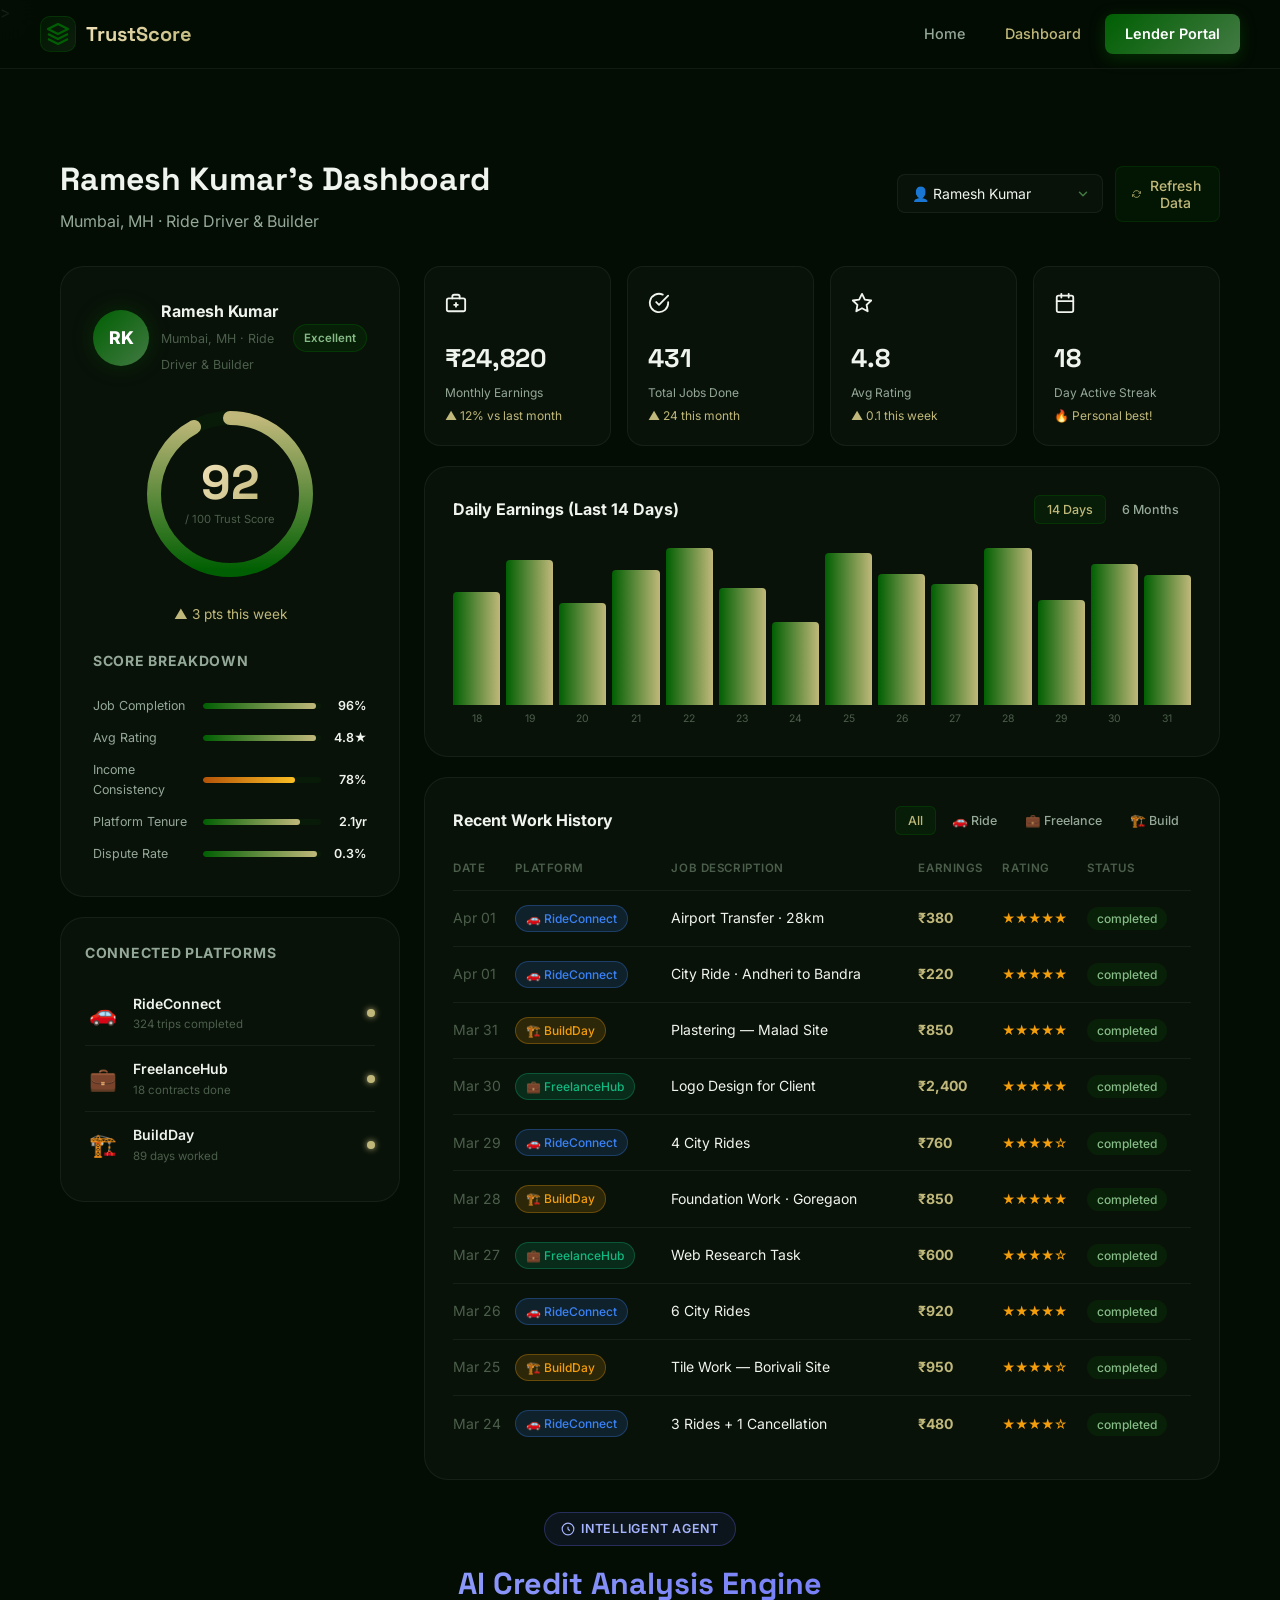
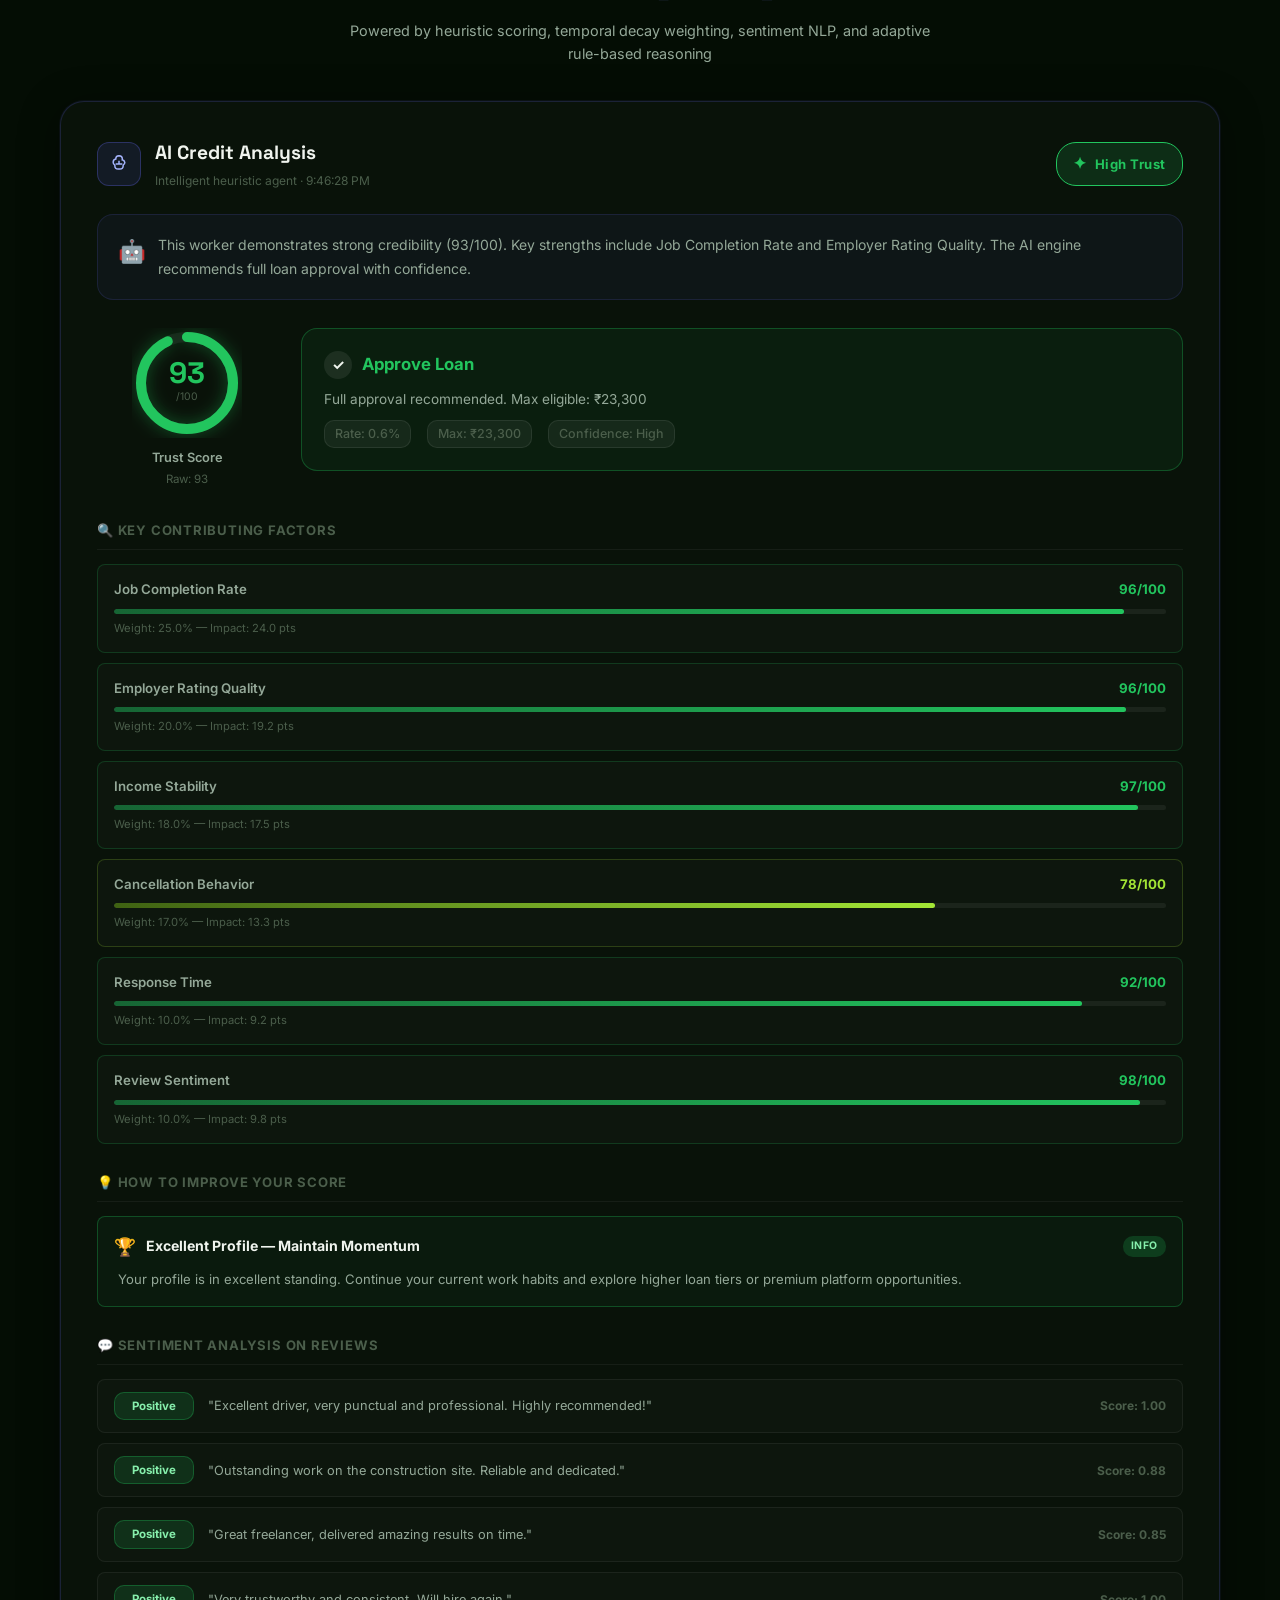
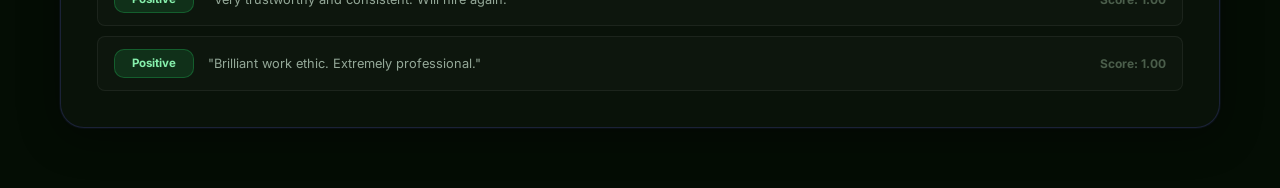
<file: dashboard.html>
<!DOCTYPE html>
<html lang="en">
<head>
  <meta charset="UTF-8" />
  <meta name="viewport" content="width=device-width, initial-scale=1.0" />
  <title>Worker Dashboard — TrustScore</title>
  <meta name="description" content="Real-time Trust Score dashboard for gig workers. View your credibility score, earnings history, and connected platforms." />>
  <link rel="preconnect" href="https://fonts.googleapis.com" />
  <link rel="preconnect" href="https://fonts.gstatic.com" crossorigin />
  <link href="https://fonts.googleapis.com/css2?family=Inter:wght@300;400;500;600;700;800;900&family=Space+Grotesk:wght@400;500;600;700&display=swap" rel="stylesheet" />
  <link rel="stylesheet" href="styles.css" />
</head>
<body>
  <!-- Navigation -->
  <nav class="navbar" id="navbar">
    <div class="nav-container">
      <a href="index.html" class="nav-logo">
        <div class="logo-icon">
          <svg width="24" height="24" viewBox="0 0 24 24" fill="none">
            <path d="M12 2L2 7L12 12L22 7L12 2Z" stroke="url(#grad1)" stroke-width="2" stroke-linejoin="round"/>
            <path d="M2 17L12 22L22 17" stroke="url(#grad1)" stroke-width="2" stroke-linejoin="round"/>
            <path d="M2 12L12 17L22 12" stroke="url(#grad1)" stroke-width="2" stroke-linejoin="round"/>
            <defs>
              <linearGradient id="grad1" x1="2" y1="2" x2="22" y2="22">
                <stop offset="0%" stop-color="#005F02"/>
                <stop offset="100%" stop-color="#427A43"/>
              </linearGradient>
            </defs>
          </svg>
        </div>
        <span class="logo-text">TrustScore</span>
      </a>
      <div class="nav-links">
        <a href="index.html" class="nav-link">Home</a>
        <a href="dashboard.html" class="nav-link" style="color:#C0B87A">Dashboard</a>
        <a href="lender.html" class="btn-nav">Lender Portal</a>
      </div>
      <button class="mobile-menu-btn" id="mobileMenuBtn" aria-label="Toggle mobile menu">
        <span></span><span></span><span></span>
      </button>
    </div>
    <div class="mobile-menu" id="mobileMenu">
      <a href="index.html" class="mobile-link">Home</a>
      <a href="dashboard.html" class="mobile-link">Dashboard</a>
      <a href="lender.html" class="mobile-link">Lender Portal</a>
    </div>
  </nav>

  <div class="dashboard-page">
    <!-- Header -->
    <div class="dashboard-header">
      <div class="dashboard-welcome">
        <h1 id="dashWorkerName">Worker Dashboard</h1>
        <p id="dashWorkerSub">Viewing real-time Trust Score &amp; work history</p>
      </div>
      <div class="dashboard-controls">
        <select class="worker-selector" id="workerSelector">
          <option value="0">👤 Ramesh Kumar</option>
          <option value="1">👤 Priya Sharma</option>
          <option value="2">👤 Arjun Singh</option>
        </select>
        <button class="refresh-btn" id="refreshBtn">
          <svg width="14" height="14" viewBox="0 0 24 24" fill="none" stroke="currentColor" stroke-width="2"><polyline points="23 4 23 10 17 10"/><polyline points="1 20 1 14 7 14"/><path d="M3.51 9a9 9 0 0 1 14.85-3.36L23 10M1 14l4.64 4.36A9 9 0 0 0 20.49 15"/></svg>
          Refresh Data
        </button>
      </div>
    </div>

    <!-- Main Dashboard Grid -->
    <div class="dashboard-grid">
      <!-- Sidebar -->
      <div class="dashboard-sidebar">
        <!-- Score Panel -->
        <div class="score-panel">
          <div class="score-panel-header">
            <div class="worker-avatar-lg" id="workerAvatar">RK</div>
            <div class="worker-details-sm">
              <strong id="workerFullName">Ramesh Kumar</strong>
              <span id="workerLocation">Mumbai, MH · Daily Worker</span>
            </div>
            <span class="score-badge excellent" id="scoreBadge">Excellent</span>
          </div>

          <div class="big-score-ring">
            <svg viewBox="0 0 180 180">
              <circle cx="90" cy="90" r="76" fill="none" stroke="rgba(0,95,2,0.12)" stroke-width="14"/>
              <circle cx="90" cy="90" r="76" fill="none" stroke="url(#bigScoreGrad)" stroke-width="14"
                stroke-dasharray="477.5" id="bigScoreCircle" stroke-dashoffset="200"
                stroke-linecap="round" transform="rotate(-90 90 90)"/>
              <defs>
                <linearGradient id="bigScoreGrad" x1="0%" y1="0%" x2="100%" y2="0%">
                  <stop offset="0%" stop-color="#005F02"/>
                  <stop offset="100%" stop-color="#C0B87A"/>
                </linearGradient>
              </defs>
            </svg>
            <div class="big-score-center">
              <span class="big-score-num" id="bigScoreNum">782</span>
              <span class="big-score-label">/ 100 Trust Score</span>
            </div>
          </div>

          <p class="score-change positive" id="scoreChange">▲ +18 pts this week</p>

          <div class="score-breakdown">
            <p class="panel-title" style="margin-bottom:12px">Score Breakdown</p>
            <div class="breakdown-item">
              <span class="breakdown-label">Job Completion</span>
              <div class="breakdown-bar-wrap"><div class="breakdown-bar bar-excellent" id="bar-completion" style="width:96%"></div></div>
              <span class="breakdown-pct" id="pct-completion">96%</span>
            </div>
            <div class="breakdown-item">
              <span class="breakdown-label">Avg Rating</span>
              <div class="breakdown-bar-wrap"><div class="breakdown-bar bar-excellent" id="bar-rating" style="width:96%"></div></div>
              <span class="breakdown-pct" id="pct-rating">4.8★</span>
            </div>
            <div class="breakdown-item">
              <span class="breakdown-label">Income Consistency</span>
              <div class="breakdown-bar-wrap"><div class="breakdown-bar bar-good" id="bar-income" style="width:78%"></div></div>
              <span class="breakdown-pct" id="pct-income">78%</span>
            </div>
            <div class="breakdown-item">
              <span class="breakdown-label">Platform Tenure</span>
              <div class="breakdown-bar-wrap"><div class="breakdown-bar bar-good" id="bar-tenure" style="width:82%"></div></div>
              <span class="breakdown-pct" id="pct-tenure">2.1yr</span>
            </div>
            <div class="breakdown-item">
              <span class="breakdown-label">Dispute Rate</span>
              <div class="breakdown-bar-wrap"><div class="breakdown-bar bar-excellent" id="bar-dispute" style="width:97%"></div></div>
              <span class="breakdown-pct" id="pct-dispute">0.3%</span>
            </div>
          </div>
        </div>

        <!-- Platform Connections -->
        <div class="platform-connections">
          <p class="panel-title">Connected Platforms</p>
          <div id="platformConnectionsList">
            <div class="connection-item">
              <span class="conn-icon">🚗</span>
              <div class="conn-info">
                <span class="conn-name">RideConnect</span>
                <span class="conn-jobs">324 trips completed</span>
              </div>
              <div class="conn-status"></div>
            </div>
            <div class="connection-item">
              <span class="conn-icon">💼</span>
              <div class="conn-info">
                <span class="conn-name">FreelanceHub</span>
                <span class="conn-jobs">18 contracts done</span>
              </div>
              <div class="conn-status"></div>
            </div>
            <div class="connection-item">
              <span class="conn-icon">🏗️</span>
              <div class="conn-info">
                <span class="conn-name">BuildDay</span>
                <span class="conn-jobs">89 days worked</span>
              </div>
              <div class="conn-status"></div>
            </div>
          </div>
        </div>
      </div>

      <!-- Main Content -->
      <div class="dashboard-main">
        <!-- Metrics Row -->
        <div class="metrics-row">
          <div class="metric-card">
            <div class="metric-card-icon">
              <svg width="22" height="22" viewBox="0 0 24 24" fill="none" stroke="currentColor" stroke-width="2" stroke-linecap="round" stroke-linejoin="round">
                <rect x="2" y="7" width="20" height="14" rx="2"/><path d="M16 7V5a2 2 0 0 0-2-2h-4a2 2 0 0 0-2 2v2"/><line x1="12" y1="12" x2="12" y2="16"/><line x1="10" y1="14" x2="14" y2="14"/>
              </svg>
            </div>
            <div class="metric-card-num" id="metricEarnings">₹24,820</div>
            <div class="metric-card-label">Monthly Earnings</div>
            <div class="metric-card-change up" id="metricEarningsChange">▲ 12% vs last month</div>
          </div>
          <div class="metric-card">
            <div class="metric-card-icon">
              <svg width="22" height="22" viewBox="0 0 24 24" fill="none" stroke="currentColor" stroke-width="2" stroke-linecap="round" stroke-linejoin="round">
                <path d="M22 11.08V12a10 10 0 1 1-5.93-9.14"/><polyline points="22 4 12 14.01 9 11.01"/>
              </svg>
            </div>
            <div class="metric-card-num" id="metricJobs">431</div>
            <div class="metric-card-label">Total Jobs Done</div>
            <div class="metric-card-change up" id="metricJobsChange">▲ 24 this month</div>
          </div>
          <div class="metric-card">
            <div class="metric-card-icon">
              <svg width="22" height="22" viewBox="0 0 24 24" fill="none" stroke="currentColor" stroke-width="2" stroke-linecap="round" stroke-linejoin="round">
                <polygon points="12 2 15.09 8.26 22 9.27 17 14.14 18.18 21.02 12 17.77 5.82 21.02 7 14.14 2 9.27 8.91 8.26 12 2"/>
              </svg>
            </div>
            <div class="metric-card-num" id="metricRating">4.8</div>
            <div class="metric-card-label">Avg Rating</div>
            <div class="metric-card-change up" id="metricRatingChange">▲ 0.1 this week</div>
          </div>
          <div class="metric-card">
            <div class="metric-card-icon">
              <svg width="22" height="22" viewBox="0 0 24 24" fill="none" stroke="currentColor" stroke-width="2" stroke-linecap="round" stroke-linejoin="round">
                <rect x="3" y="4" width="18" height="18" rx="2"/><line x1="16" y1="2" x2="16" y2="6"/><line x1="8" y1="2" x2="8" y2="6"/><line x1="3" y1="10" x2="21" y2="10"/>
              </svg>
            </div>
            <div class="metric-card-num" id="metricStreak">18</div>
            <div class="metric-card-label">Day Active Streak</div>
            <div class="metric-card-change up" id="metricStreakChange">Personal best!</div>
          </div>
        </div>

        <!-- Earnings Chart -->
        <div class="earnings-panel">
          <div class="panel-header">
            <h3>Daily Earnings (Last 14 Days)</h3>
            <div class="panel-controls">
              <button class="ctrl-btn active" onclick="switchChart('days')" id="btnDays">14 Days</button>
              <button class="ctrl-btn" onclick="switchChart('months')" id="btnMonths">6 Months</button>
            </div>
          </div>
          <div class="chart-area">
            <div class="chart-bars" id="earningsChart"></div>
          </div>
        </div>

        <!-- Job History Table -->
        <div class="job-history-panel">
          <div class="panel-header">
            <h3>Recent Work History</h3>
            <div class="panel-controls">
              <button class="ctrl-btn active" id="filterAll" onclick="filterJobs('all')">All</button>
              <button class="ctrl-btn" id="filterRide" onclick="filterJobs('RideConnect')">🚗 Ride</button>
              <button class="ctrl-btn" id="filterFreelance" onclick="filterJobs('FreelanceHub')">💼 Freelance</button>
              <button class="ctrl-btn" id="filterBuild" onclick="filterJobs('BuildDay')">🏗️ Build</button>
            </div>
          </div>
          <table class="job-table" id="jobTable">
            <thead>
              <tr>
                <th>Date</th>
                <th>Platform</th>
                <th>Job Description</th>
                <th>Earnings</th>
                <th>Rating</th>
                <th>Status</th>
              </tr>
            </thead>
            <tbody id="jobTableBody"></tbody>
          </table>
        </div>
      </div>
    </div>
    <!-- AI Analysis Panel -->
    <div class="ai-analysis-section">
      <div class="ai-section-intro">
        <div class="ai-section-tag">
          <svg width="14" height="14" viewBox="0 0 24 24" fill="none" stroke="currentColor" stroke-width="2"><circle cx="12" cy="12" r="10"/><path d="M12 8v4l3 3"/></svg>
          Intelligent Agent
        </div>
        <h2 class="ai-section-heading">AI Credit Analysis Engine</h2>
        <p class="ai-section-desc">Powered by heuristic scoring, temporal decay weighting, sentiment NLP, and adaptive rule-based reasoning</p>
      </div>
      <div class="ai-analysis-panel" id="aiAnalysisPanel">
        <div class="ai-panel-loading">
          <div class="ai-spinner"></div>
          <span>Initializing AI Agent...</span>
        </div>
      </div>
    </div>
  </div>

  <script src="scoring-engine.js"></script>
  <script src="dashboard.js"></script>
  <script>
    // Mobile menu
    const mobileMenuBtn = document.getElementById('mobileMenuBtn');
    const mobileMenu = document.getElementById('mobileMenu');
    if (mobileMenuBtn && mobileMenu) {
      mobileMenuBtn.addEventListener('click', () => {
        mobileMenu.classList.toggle('open');
      });
    }
    window.addEventListener('scroll', () => {
      document.getElementById('navbar')?.classList.toggle('scrolled', window.scrollY > 20);
    });
  </script>
</body>
</html>
</file>
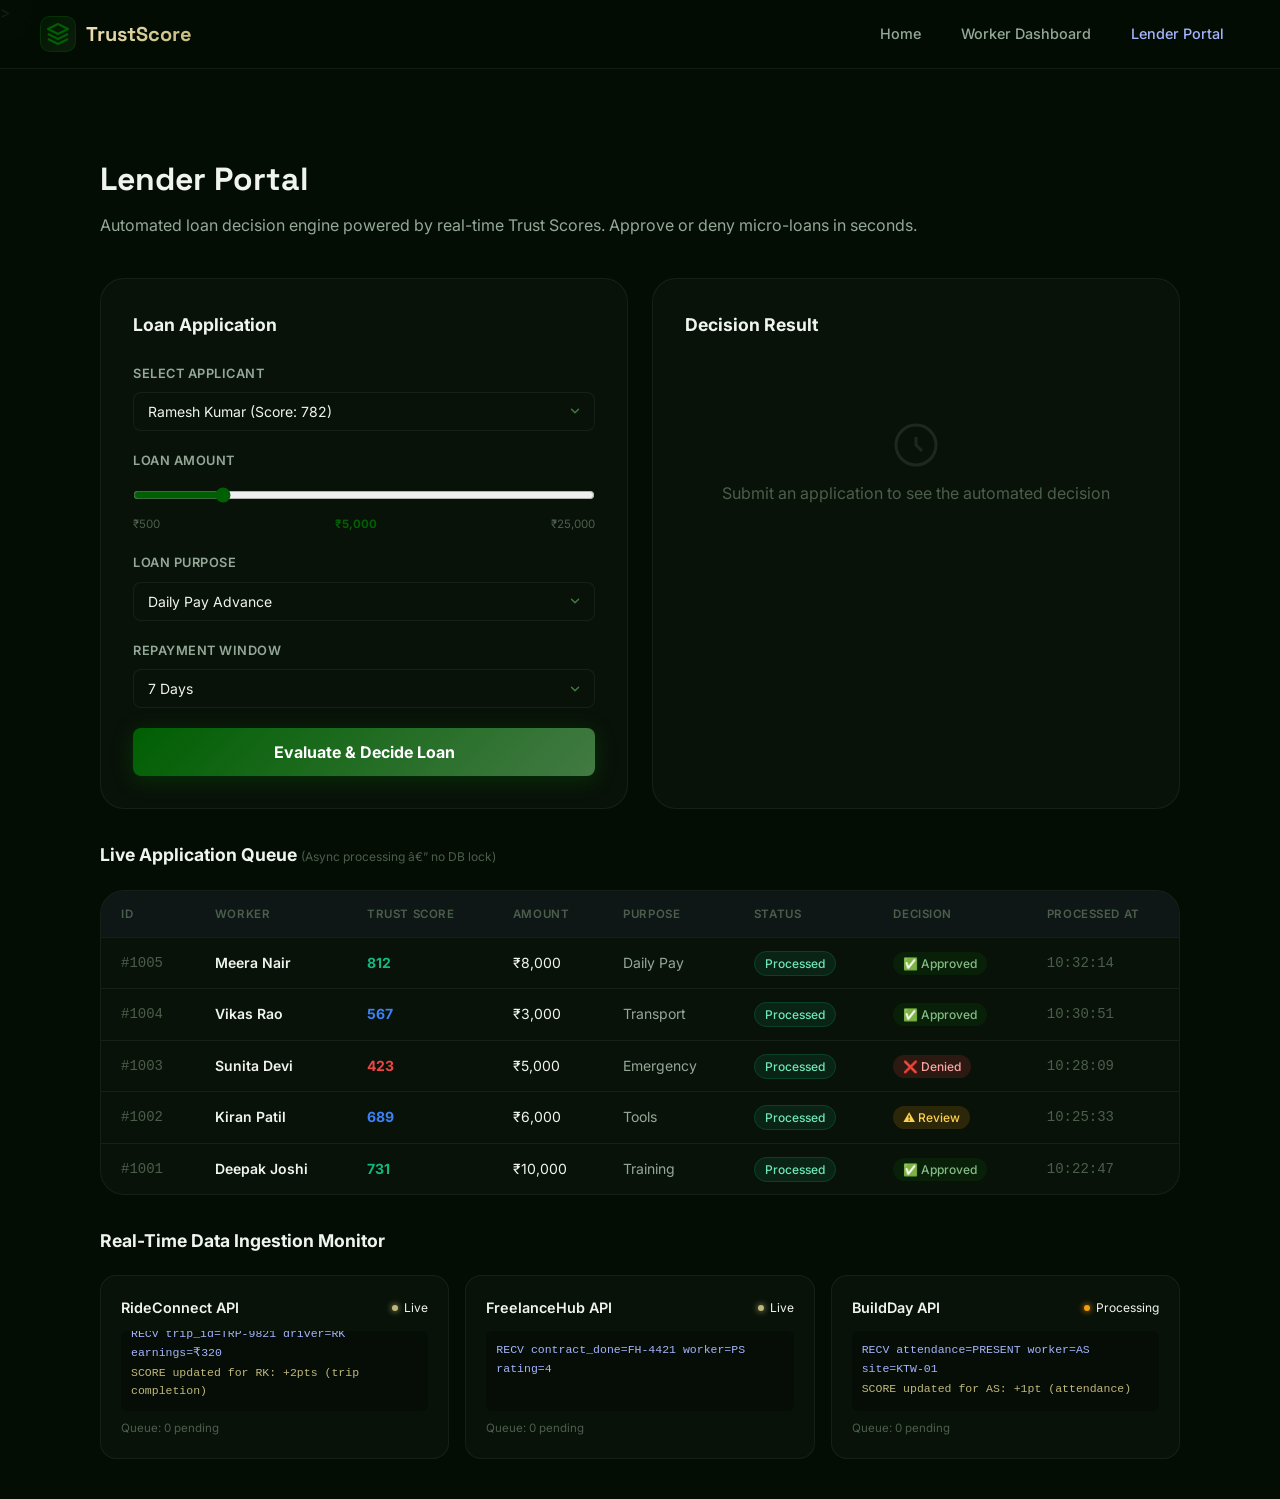
<file: lender.html>
﻿<!DOCTYPE html>
<html lang="en">
<head>
  <meta charset="UTF-8" />
  <meta name="viewport" content="width=device-width, initial-scale=1.0" />
  <title>Lender Portal â€” TrustScore</title>
  <meta name="description" content="Lender module for TrustScore. Auto-approve or deny micro-loans for gig workers based on real-time Trust Scores." />>
  <link rel="preconnect" href="https://fonts.googleapis.com" />
  <link rel="preconnect" href="https://fonts.gstatic.com" crossorigin />
  <link href="https://fonts.googleapis.com/css2?family=Inter:wght@300;400;500;600;700;800;900&family=Space+Grotesk:wght@400;500;600;700&display=swap" rel="stylesheet" />
  <link rel="stylesheet" href="styles.css" />
</head>
<body>
  <!-- Navigation -->
  <nav class="navbar" id="navbar">
    <div class="nav-container">
      <a href="index.html" class="nav-logo">
        <div class="logo-icon">
          <svg width="24" height="24" viewBox="0 0 24 24" fill="none">
            <path d="M12 2L2 7L12 12L22 7L12 2Z" stroke="url(#grad1)" stroke-width="2" stroke-linejoin="round"/>
            <path d="M2 17L12 22L22 17" stroke="url(#grad1)" stroke-width="2" stroke-linejoin="round"/>
            <path d="M2 12L12 17L22 12" stroke="url(#grad1)" stroke-width="2" stroke-linejoin="round"/>
            <defs>
              <linearGradient id="grad1" x1="2" y1="2" x2="22" y2="22">
                <stop offset="0%" stop-color="#005F02"/>
                <stop offset="100%" stop-color="#427A43"/>
              </linearGradient>
            </defs>
          </svg>
        </div>
        <span class="logo-text">TrustScore</span>
      </a>
      <div class="nav-links">
        <a href="index.html" class="nav-link">Home</a>
        <a href="dashboard.html" class="nav-link">Worker Dashboard</a>
        <a href="lender.html" class="nav-link" style="color:#a5b4fc">Lender Portal</a>
      </div>
      <button class="mobile-menu-btn" id="mobileMenuBtn" aria-label="Toggle mobile menu">
        <span></span><span></span><span></span>
      </button>
    </div>
    <div class="mobile-menu" id="mobileMenu">
      <a href="index.html" class="mobile-link">Home</a>
      <a href="dashboard.html" class="mobile-link">Worker Dashboard</a>
    </div>
  </nav>

  <div class="lender-page">
    <div class="lender-container">
      <div class="lender-header">
        <h1>Lender Portal</h1>
        <p>Automated loan decision engine powered by real-time Trust Scores. Approve or deny micro-loans in seconds.</p>
      </div>

      <!-- Loan Engine -->
      <div class="loan-engine-grid">
        <!-- Loan Request Form -->
        <div class="loan-form-panel">
          <h3>Loan Application</h3>
          <div class="form-group">
            <label class="form-label" for="applicantSelect">Select Applicant</label>
            <select class="form-select" id="applicantSelect">
              <option value="0">Ramesh Kumar (Score: 782)</option>
              <option value="1">Priya Sharma (Score: 634)</option>
              <option value="2">Arjun Singh (Score: 451)</option>
              <option value="3">New Applicant (Score: 380)</option>
            </select>
          </div>
          <div class="form-group">
            <label class="form-label" for="loanAmount">Loan Amount</label>
            <input type="range" class="amount-slider" id="loanAmountSlider" min="500" max="25000" step="500" value="5000" />
            <div class="amount-labels">
              <span>&#8377;500</span>
              <span id="sliderVal" style="color:var(--accent-purple);font-weight:700">&#8377;5,000</span>
              <span>&#8377;25,000</span>
            </div>
          </div>
          <div class="form-group">
            <label class="form-label" for="loanPurpose">Loan Purpose</label>
            <select class="form-select" id="loanPurpose">
              <option value="daily-pay">Daily Pay Advance</option>
              <option value="tools">Tools & Equipment</option>
              <option value="emergency">Emergency Fund</option>
              <option value="transport">Transport Cost</option>
              <option value="training">Skill Training</option>
            </select>
          </div>
          <div class="form-group">
            <label class="form-label" for="repaymentWindow">Repayment Window</label>
            <select class="form-select" id="repaymentWindow">
              <option value="1">1 Day (Daily Pay)</option>
              <option value="7" selected>7 Days</option>
              <option value="14">14 Days</option>
              <option value="30">30 Days</option>
            </select>
          </div>
          <button class="submit-loan-btn" id="submitLoanBtn"> Evaluate &amp; Decide Loan </button>
        </div>

        <!-- Loan Result Panel -->
        <div class="loan-result-panel">
          <h3>Decision Result</h3>
          <div class="loan-result-empty" id="loanEmpty">
            <svg width="48" height="48" viewBox="0 0 24 24" fill="none" stroke="currentColor" stroke-width="1.5"><circle cx="12" cy="12" r="10"/><path d="M12 8v4l3 3"/></svg>
            <p>Submit an application to see the automated decision</p>
          </div>
          <div class="loan-decision" id="loanDecision">
            <div class="decision-banner" id="decisionBanner">
              <div class="decision-icon" id="decisionIcon">âœ“</div>
              <div>
                <div class="decision-title" id="decisionTitle">Approved</div>
                <div class="decision-reason" id="decisionReason">Strong Trust Score meets lending threshold</div>
              </div>
            </div>

            <!-- Score breakdown for this decision -->
            <div>
              <p class="panel-title" style="margin-bottom:12px">Score Analysis</p>
              <div class="loan-score-breakdown-mini">
                <div class="score-row">
                  <span class="score-row-label">Trust Score</span>
                  <div class="score-row-bar"><div class="score-row-fill" id="lr-trust" style="width:0%;background:linear-gradient(90deg,#6366f1,#10b981)"></div></div>
                  <span class="score-row-val" id="lv-trust">782</span>
                </div>
                <div class="score-row">
                  <span class="score-row-label">Completion Rate</span>
                  <div class="score-row-bar"><div class="score-row-fill" id="lr-completion" style="width:0%;background:linear-gradient(90deg,#6366f1,#10b981)"></div></div>
                  <span class="score-row-val" id="lv-completion">96%</span>
                </div>
                <div class="score-row">
                  <span class="score-row-label">Avg Rating</span>
                  <div class="score-row-bar"><div class="score-row-fill" id="lr-rating" style="width:0%;background:linear-gradient(90deg,#3b82f6,#6366f1)"></div></div>
                  <span class="score-row-val" id="lv-rating">4.8â˜…</span>
                </div>
                <div class="score-row">
                  <span class="score-row-label">Income Consistency</span>
                  <div class="score-row-bar"><div class="score-row-fill" id="lr-income" style="width:0%;background:linear-gradient(90deg,#f59e0b,#6366f1)"></div></div>
                  <span class="score-row-val" id="lv-income">78%</span>
                </div>
              </div>
            </div>

            <!-- Loan Terms -->
            <div>
              <p class="panel-title" style="margin-bottom:12px">Loan Terms (if approved)</p>
              <div class="loan-terms">
                <div class="loan-term-item">
                  <div class="loan-term-label">Amount</div>
                  <div class="loan-term-val" id="termAmount">&#8377;5,000</div>
                </div>
                <div class="loan-term-item">
                  <div class="loan-term-label">Interest Rate</div>
                  <div class="loan-term-val" id="termRate">0.8%</div>
                </div>
                <div class="loan-term-item">
                  <div class="loan-term-label">Repay By</div>
                  <div class="loan-term-val" id="termRepay">7 Days</div>
                </div>
                <div class="loan-term-item">
                  <div class="loan-term-label">Max Eligible</div>
                  <div class="loan-term-val" id="termMax">&#8377;15,000</div>
                </div>
                <div class="loan-term-item">
                  <div class="loan-term-label">Auto-Repay</div>
                  <div class="loan-term-val" id="termAutoRepay">Enabled</div>
                </div>
                <div class="loan-term-item">
                  <div class="loan-term-label">Processing</div>
                  <div class="loan-term-val">Instant</div>
                </div>
              </div>
            </div>

            <button class="submit-loan-btn" id="disburseLoanBtn" style="display:none">
              Disburse Loan Now
            </button>
          </div>
        </div>
      </div>

      <!-- Application Queue (high-volume ingestion demo) -->
      <div class="queue-section">
        <h3>Live Application Queue <span style="font-size:0.75rem;color:var(--text-muted);font-weight:400;">(Async processing â€” no DB lock)</span></h3>
        <div class="queue-table-wrap">
          <table class="queue-table">
            <thead>
              <tr>
                <th>ID</th>
                <th>Worker</th>
                <th>Trust Score</th>
                <th>Amount</th>
                <th>Purpose</th>
                <th>Status</th>
                <th>Decision</th>
                <th>Processed At</th>
              </tr>
            </thead>
            <tbody id="queueTableBody"></tbody>
          </table>
        </div>
      </div>

      <!-- Data Ingestion Monitor -->
      <div class="ingestion-section">
        <h3>Real-Time Data Ingestion Monitor</h3>
        <div class="ingestion-grid">
          <div class="ingestion-card">
            <div class="ingestion-header">
              <span class="ingestion-name">RideConnect API</span>
              <span class="ingestion-status">
                <div class="status-dot active"></div>
                Live
              </span>
            </div>
            <div class="ingestion-log" id="logRide"></div>
            <div class="queued-count" id="rideQueued">Queue: 0 pending</div>
          </div>
          <div class="ingestion-card">
            <div class="ingestion-header">
              <span class="ingestion-name">FreelanceHub API</span>
              <span class="ingestion-status">
                <div class="status-dot active"></div>
                Live
              </span>
            </div>
            <div class="ingestion-log" id="logFreelance"></div>
            <div class="queued-count" id="freelanceQueued">Queue: 0 pending</div>
          </div>
          <div class="ingestion-card">
            <div class="ingestion-header">
              <span class="ingestion-name">BuildDay API</span>
              <span class="ingestion-status">
                <div class="status-dot busy"></div>
                Processing
              </span>
            </div>
            <div class="ingestion-log" id="logBuild"></div>
            <div class="queued-count" id="buildQueued">Queue: 0 pending</div>
          </div>
        </div>
      </div>
    </div>
  </div>

  <script src="lender.js"></script>
  <script>
    const mobileMenuBtn = document.getElementById('mobileMenuBtn');
    const mobileMenu = document.getElementById('mobileMenu');
    if (mobileMenuBtn && mobileMenu) {
      mobileMenuBtn.addEventListener('click', () => mobileMenu.classList.toggle('open'));
    }
    window.addEventListener('scroll', () => {
      document.getElementById('navbar')?.classList.toggle('scrolled', window.scrollY > 20);
    });
  </script>
</body>
</html>
</file>
<file: styles.css>
/* ============================================================
   TrustScore — Global Stylesheet
   Palette: #005F02 | #427A43 | #C0B87A | #F2E3BB
   ============================================================ */

/* ---------- CSS Variables ---------- */
:root {
  --bg-dark: #040d04;
  --bg-card: #091209;
  --bg-card-2: #0d1a0c;
  --border: rgba(0, 95, 2, 0.18);
  --border-light: rgba(255,255,255,0.06);
  --text-primary: #f0f4ee;
  --text-secondary: #94a898;
  --text-muted: #4b5e4b;
  --accent-purple: #005F02;
  --accent-violet: #427A43;
  --accent-blue: #427A43;
  --accent-green: #C0B87A;
  --accent-orange: #f59e0b;
  --accent-pink: #C0B87A;
  --accent-red: #ef4444;
  --gradient-primary: linear-gradient(135deg, #005F02, #427A43);
  --gradient-glow: linear-gradient(135deg, rgba(0,95,2,0.3), rgba(66,122,67,0.3));
  --shadow-card: 0 8px 32px rgba(0,0,0,0.5);
  --shadow-glow: 0 0 40px rgba(0,95,2,0.25);
  --radius: 16px;
  --radius-sm: 8px;
  --radius-lg: 24px;
  --transition: all 0.3s cubic-bezier(0.4,0,0.2,1);
}

/* ---------- Reset ---------- */
*, *::before, *::after { box-sizing: border-box; margin: 0; padding: 0; }
html { scroll-behavior: smooth; }
body {
  font-family: 'Inter', sans-serif;
  background: var(--bg-dark);
  color: var(--text-primary);
  line-height: 1.6;
  overflow-x: hidden;
}
a { text-decoration: none; color: inherit; }
button { cursor: pointer; font-family: inherit; border: none; background: none; }
img { max-width: 100%; display: block; }

/* ---------- Scrollbar ---------- */
::-webkit-scrollbar { width: 6px; }
::-webkit-scrollbar-track { background: var(--bg-dark); }
::-webkit-scrollbar-thumb { background: var(--accent-purple); border-radius: 3px; }

/* ============================================================
   NAVBAR
   ============================================================ */
.navbar {
  position: fixed; top: 0; left: 0; right: 0;
  z-index: 100;
  padding: 0 24px;
  background: rgba(4,13,4,0.85);
  backdrop-filter: blur(16px);
  border-bottom: 1px solid var(--border-light);
  transition: var(--transition);
}
.navbar.scrolled { background: rgba(4,13,4,0.97); }
.nav-container {
  max-width: 1200px; margin: 0 auto;
  display: flex; align-items: center; justify-content: space-between;
  height: 68px;
}
.nav-logo {
  display: flex; align-items: center; gap: 10px;
}
.logo-icon {
  width: 36px; height: 36px;
  background: linear-gradient(135deg,rgba(0,95,2,0.15),rgba(66,122,67,0.15));
  border: 1px solid rgba(0,95,2,0.35);
  border-radius: 10px;
  display: grid; place-items: center;
}
.logo-text {
  font-family: 'Space Grotesk', sans-serif;
  font-size: 1.25rem; font-weight: 700;
  background: linear-gradient(135deg, #F2E3BB, #C0B87A);
  -webkit-background-clip: text; -webkit-text-fill-color: transparent;
}
.nav-links { display: flex; align-items: center; gap: 8px; }
.nav-link {
  padding: 8px 16px; border-radius: var(--radius-sm);
  color: var(--text-secondary); font-size: 0.9rem; font-weight: 500;
  transition: var(--transition);
}
.nav-link:hover { color: var(--text-primary); background: rgba(255,255,255,0.05); }
.btn-nav {
  padding: 8px 20px; border-radius: var(--radius-sm);
  background: var(--gradient-primary);
  color: #fff; font-size: 0.9rem; font-weight: 600;
  transition: var(--transition);
  box-shadow: 0 4px 15px rgba(0,95,2,0.4);
}
.btn-nav:hover { transform: translateY(-1px); box-shadow: 0 6px 20px rgba(0,95,2,0.6); }
.mobile-menu-btn {
  display: none; flex-direction: column; gap: 5px; padding: 4px;
}
.mobile-menu-btn span {
  display: block; width: 24px; height: 2px;
  background: var(--text-secondary); border-radius: 2px;
  transition: var(--transition);
}
.mobile-menu {
  display: none; flex-direction: column; padding: 12px 0 16px;
  border-top: 1px solid var(--border-light);
}
.mobile-menu.open { display: flex; }
.mobile-link {
  padding: 12px 16px; color: var(--text-secondary); font-weight: 500;
  transition: var(--transition);
}
.mobile-link:hover { color: var(--text-primary); }

/* ============================================================
   HERO
   ============================================================ */
.hero {
  min-height: 100vh;
  display: flex;
  flex-direction: column;
  align-items: center;
  justify-content: flex-start;
  padding: 140px 60px 80px;
  position: relative; overflow: hidden;
  text-align: center;
}
.hero-bg { position: fixed; inset: 0; pointer-events: none; z-index: 0; }
.orb {
  position: absolute; border-radius: 50%;
  filter: blur(80px); opacity: 0.4;
}
.orb-1 { width:600px;height:600px; background:radial-gradient(circle,#005F02,transparent); top:-200px;left:-200px; }
.orb-2 { width:500px;height:500px; background:radial-gradient(circle,#427A43,transparent); bottom:-100px;right:10%; }
.orb-3 { width:400px;height:400px; background:radial-gradient(circle,rgba(192,184,122,0.4),transparent); top:40%;left:40%; }
.grid-overlay {
  position: absolute; inset: 0;
  background-image: linear-gradient(rgba(0,95,2,0.06) 1px, transparent 1px),
                    linear-gradient(90deg, rgba(0,95,2,0.06) 1px, transparent 1px);
  background-size: 60px 60px;
}
.hero-brand-heading {
  font-family: 'Space Grotesk', sans-serif;
  font-size: clamp(4rem, 10vw, 8rem);
  font-weight: 900;
  line-height: 1;
  letter-spacing: -0.03em;
  background: linear-gradient(135deg, #427A43, #C0B87A, #F2E3BB);
  -webkit-background-clip: text;
  -webkit-text-fill-color: transparent;
  background-clip: text;
  margin-bottom: 40px;
  user-select: none;
}
.hero-container {
  position: relative; z-index: 1;
  width: 100%;
  max-width: 900px;
}
.hero-title {
  font-family: 'Space Grotesk', sans-serif;
  font-size: clamp(1.8rem, 3.5vw, 2.8rem);
  font-weight: 800; line-height: 1.2;
  margin-bottom: 20px;
}
.gradient-text {
  background: linear-gradient(135deg, #427A43, #C0B87A, #F2E3BB);
  -webkit-background-clip: text; -webkit-text-fill-color: transparent;
}
.hero-subtitle {
  font-size: 1.1rem; color: var(--text-secondary);
  max-width: 600px;
  margin: 0 auto 36px;
  line-height: 1.7;
}
.hero-subtitle strong { color: var(--text-primary); }
.hero-cta { display: flex; gap: 16px; flex-wrap: wrap; justify-content: center; margin-bottom: 48px; }
.btn-primary {
  display: inline-flex; align-items: center; gap: 8px;
  padding: 14px 28px; border-radius: var(--radius-sm);
  background: var(--gradient-primary);
  color: #fff; font-weight: 600; font-size: 0.95rem;
  transition: var(--transition);
  box-shadow: 0 4px 20px rgba(0,95,2,0.4);
}
.btn-primary:hover { transform: translateY(-2px); box-shadow: 0 8px 30px rgba(0,95,2,0.6); }
.btn-secondary {
  display: inline-flex; align-items: center; gap: 8px;
  padding: 14px 28px; border-radius: var(--radius-sm);
  background: rgba(255,255,255,0.05); border: 1px solid var(--border);
  color: var(--text-secondary); font-weight: 600; font-size: 0.95rem;
  transition: var(--transition);
}
.btn-secondary:hover { background: rgba(0,95,2,0.1); border-color: rgba(0,95,2,0.4); color: var(--text-primary); transform: translateY(-2px); }
.btn-outline {
  display: inline-flex; align-items: center; gap: 8px;
  padding: 14px 28px; border-radius: var(--radius-sm);
  background: transparent; border: 1px solid rgba(66,122,67,0.4);
  color: #C0B87A; font-weight: 600; font-size: 0.95rem;
  transition: var(--transition);
}
.btn-outline:hover { background: rgba(0,95,2,0.1); transform: translateY(-2px); }
.hero-stats { display: flex; align-items: center; gap: 32px; }
.stat-item { text-align: center; }
.stat-num {
  display: block; font-size: 2rem; font-weight: 800;
  font-family: 'Space Grotesk', sans-serif;
  background: linear-gradient(135deg, #F2E3BB, #C0B87A);
  -webkit-background-clip: text; -webkit-text-fill-color: transparent;
}
.stat-suffix {
  font-size: 2rem; font-weight: 800;
  background: linear-gradient(135deg, #F2E3BB, #C0B87A);
  -webkit-background-clip: text; -webkit-text-fill-color: transparent;
}
.stat-label { display: block; font-size: 0.75rem; color: var(--text-muted); margin-top: 2px; }
.stat-divider { width: 1px; height: 40px; background: var(--border-light); }

/* Hero Visual */
.hero-visual {
  position: relative; z-index: 1;
  display: flex; justify-content: center; align-items: center;
  width: 100%;
  max-width: 600px;
  margin: 0 auto;
}
.hero-img-frame {
  width: 100%;
  max-width: 480px;
  height: 520px;
  border-radius: var(--radius-lg);
  overflow: hidden;
  position: relative;
  border: 1px solid rgba(0,95,2,0.25);
  box-shadow: 0 30px 80px rgba(0,0,0,0.65), 0 0 100px rgba(0,95,2,0.18);
  flex-shrink: 0;
}
.hero-chart-svg {
  width: 100%;
  height: 100%;
  display: block;
  overflow: visible;
}
.hero-img-frame:hover .hero-chart-svg { filter: brightness(1.05); }
.trend-dot { transform-box: fill-box; transform-origin: center; }
.hero-img-overlay {
  position: absolute;
  inset: 0;
  background: linear-gradient(
    to bottom,
    rgba(4,13,4,0.05) 0%,
    rgba(4,13,4,0.1) 50%,
    rgba(4,13,4,0.75) 100%
  );
  pointer-events: none;
}
.score-card {
  background: rgba(9,18,9,0.88);
  backdrop-filter: blur(24px);
  border: 1px solid rgba(0,95,2,0.3);
  border-radius: var(--radius-lg);
  padding: 28px;
  width: 300px;
  box-shadow: 0 20px 60px rgba(0,0,0,0.65), 0 0 60px rgba(0,95,2,0.18);
  position: absolute;
  bottom: 20px;
  left: -24px;
  z-index: 10;
}
.score-card-header { display: flex; align-items: center; gap: 12px; margin-bottom: 20px; }
.worker-avatar {
  width: 44px; height: 44px; border-radius: 50%;
  background: var(--gradient-primary);
  display: grid; place-items: center;
  font-weight: 700; font-size: 0.9rem; color: #fff;
}
.worker-info { flex: 1; }
.worker-name { display: block; font-weight: 600; font-size: 0.95rem; }
.worker-tag { display: block; font-size: 0.75rem; color: var(--accent-green); }
.worker-badge-verified {
  width: 28px; height: 28px; border-radius: 50%;
  background: rgba(192,184,122,0.15); border: 1px solid var(--accent-green);
  display: grid; place-items: center; font-size: 0.7rem; color: var(--accent-green);
}
.score-ring-container { position: relative; width: 120px; height: 120px; margin: 0 auto 20px; }
.score-ring { width: 100%; height: 100%; }
.score-progress { transition: stroke-dashoffset 1.5s cubic-bezier(0.4,0,0.2,1); }
.score-center {
  position: absolute; inset: 0; display: flex; flex-direction: column;
  align-items: center; justify-content: center;
}
.score-value {
  font-size: 2rem; font-weight: 800; font-family: 'Space Grotesk', sans-serif;
  background: linear-gradient(135deg, #F2E3BB, #C0B87A);
  -webkit-background-clip: text; -webkit-text-fill-color: transparent;
}
.score-label { font-size: 0.65rem; color: var(--text-muted); }
.score-platforms { display: flex; gap: 8px; justify-content: center; margin-bottom: 16px; flex-wrap: wrap; }
.platform-pill {
  padding: 4px 10px; border-radius: 20px;
  font-size: 0.72rem; font-weight: 500;
}
.platform-uber { background: rgba(66,122,67,0.15); border: 1px solid rgba(66,122,67,0.35); color: #86bb87; }
.platform-upwork { background: rgba(192,184,122,0.15); border: 1px solid rgba(192,184,122,0.35); color: #C0B87A; }
.platform-build { background: rgba(242,227,187,0.12); border: 1px solid rgba(242,227,187,0.3); color: #F2E3BB; }
.score-metrics { display: flex; justify-content: space-between; }
.metric { display: flex; flex-direction: column; align-items: center; gap: 2px; }
.metric-label { font-size: 0.7rem; color: var(--text-muted); }
.metric-val { font-size: 0.9rem; font-weight: 700; color: var(--text-primary); }
.metric-val.good { color: var(--accent-green); }

/* Floating cards */
.floating { animation: float 6s ease-in-out infinite; }
.floating-delayed { animation: float 6s ease-in-out 2s infinite; }
.floating-slow { animation: float 8s ease-in-out 1s infinite; }
@keyframes float { 0%,100%{transform:translateY(0)} 50%{transform:translateY(-12px)} }
.mini-card {
  position: absolute;
  display: flex; align-items: center; gap: 12px;
  padding: 12px 16px; border-radius: var(--radius-sm);
  background: rgba(9,18,9,0.92); backdrop-filter: blur(16px);
  border: 1px solid rgba(0,95,2,0.25);
  box-shadow: 0 8px 32px rgba(0,0,0,0.5);
  white-space: nowrap;
}
.loan-card { bottom: 30px; right: -40px; }
.activity-card { top: 50px; right: -30px; }
.mini-card-icon {
  width: 36px; height: 36px; border-radius: 10px;
  display: grid; place-items: center; font-size: 1rem;
}
.mini-card-icon.approved { background: rgba(192,184,122,0.15); border: 1px solid rgba(192,184,122,0.35); }
.mini-card-icon.activity { background: rgba(0,95,2,0.15); border: 1px solid rgba(0,95,2,0.35); }
.mini-title { display: block; font-size: 0.8rem; font-weight: 600; }
.mini-sub { display: block; font-size: 0.7rem; color: var(--text-secondary); }

/* ============================================================
   STATS BANNER
   ============================================================ */
.stats-banner {
  padding: 40px 60px;
  background: linear-gradient(135deg, rgba(0,95,2,0.08), rgba(66,122,67,0.08));
  border-top: 1px solid rgba(0,95,2,0.12);
  border-bottom: 1px solid rgba(0,95,2,0.12);
}
.stats-container { max-width: 1200px; margin: 0 auto; }
.stats-grid { display: grid; grid-template-columns: repeat(4, 1fr); gap: 32px; }
.stats-banner-item {
  text-align: center;
  padding: 16px 20px;
  border-radius: var(--radius);
  border: 1px solid transparent;
  transition: var(--transition);
  cursor: default;
}
.stats-banner-item:hover {
  border-color: rgba(0,95,2,0.35);
  background: rgba(0,95,2,0.06);
  box-shadow: 0 4px 24px rgba(0,95,2,0.18), 0 0 0 1px rgba(0,95,2,0.1);
  transform: translateY(-3px);
}
.stats-banner-num {
  display: block; font-size: 2rem; font-weight: 800;
  font-family: 'Space Grotesk', sans-serif;
  background: linear-gradient(135deg, #C0B87A, #F2E3BB);
  -webkit-background-clip: text; -webkit-text-fill-color: transparent;
  margin-bottom: 4px;
}
.stats-banner-label { font-size: 0.8rem; color: var(--text-secondary); line-height: 1.4; }

/* ============================================================
   SECTIONS — SHARED
   ============================================================ */
.features, .how-it-works, .platforms { padding: 100px 60px; }
.section-container { max-width: 1200px; margin: 0 auto; }
.section-header { text-align: center; margin-bottom: 64px; }
.section-tag {
  display: inline-block; padding: 6px 16px; border-radius: 20px;
  background: rgba(0,95,2,0.1); border: 1px solid rgba(0,95,2,0.28);
  color: #C0B87A; font-size: 0.8rem; font-weight: 600; letter-spacing: 0.05em;
  margin-bottom: 16px; text-transform: uppercase;
}
.section-title {
  font-family: 'Space Grotesk', sans-serif;
  font-size: clamp(2rem, 3.5vw, 2.8rem); font-weight: 700;
  line-height: 1.2; margin-bottom: 16px;
}
.section-subtitle { font-size: 1rem; color: var(--text-secondary); max-width: 500px; margin: 0 auto; }

/* ============================================================
   FEATURES
   ============================================================ */
.features { background: rgba(9,18,9,0.5); }
.features-grid {
  display: grid;
  grid-template-columns: repeat(3, 1fr);
  grid-template-rows: auto auto;
  gap: 20px;
}
.feature-card {
  background: var(--bg-card);
  border: 1px solid var(--border-light);
  border-radius: var(--radius);
  padding: 28px;
  transition: var(--transition);
}
.feature-card:hover {
  border-color: rgba(0,95,2,0.5);
  transform: translateY(-6px);
  box-shadow:
    0 8px 32px rgba(0,95,2,0.25),
    0 0 0 1px rgba(0,95,2,0.15),
    0 20px 60px rgba(0,0,0,0.4);
}
.feature-large { grid-column: span 2; }
.feature-card h3 { font-size: 1.1rem; font-weight: 700; margin: 16px 0 10px; }
.feature-card p { font-size: 0.9rem; color: var(--text-secondary); line-height: 1.65; }
.feature-icon-wrap {
  width: 52px; height: 52px; border-radius: 14px;
  display: grid; place-items: center;
}
.feature-icon-wrap.purple { background: rgba(0,95,2,0.15); border: 1px solid rgba(0,95,2,0.35); color: #C0B87A; }
.feature-icon-wrap.blue { background: rgba(66,122,67,0.15); border: 1px solid rgba(66,122,67,0.35); color: #86bb87; }
.feature-icon-wrap.green { background: rgba(192,184,122,0.15); border: 1px solid rgba(192,184,122,0.35); color: #C0B87A; }
.feature-icon-wrap.orange { background: rgba(242,227,187,0.12); border: 1px solid rgba(242,227,187,0.3); color: #F2E3BB; }
.feature-icon-wrap.pink { background: rgba(0,95,2,0.1); border: 1px solid rgba(66,122,67,0.3); color: #86bb87; }
.feature-visual { margin-top: 24px; }
.mini-score-bar {
  height: 8px; background: rgba(0,95,2,0.15); border-radius: 4px; overflow: hidden;
  margin-bottom: 8px;
}
.bar-fill {
  height: 100%; background: linear-gradient(90deg, #005F02, #C0B87A);
  border-radius: 4px; transition: width 1.5s ease;
}
.mini-score-text { font-size: 0.8rem; color: var(--text-muted); }
.feature-cta-card {
  background: linear-gradient(135deg, rgba(0,95,2,0.1), rgba(66,122,67,0.1));
  border-color: rgba(0,95,2,0.28);
  display: flex; flex-direction: column; justify-content: center; text-align: center;
}
.feature-cta-card h3 { font-size: 1.1rem; }
.feature-cta-card p { font-size: 0.85rem; margin-bottom: 24px; }
.btn-primary-sm {
  display: inline-flex; align-items: center; gap: 6px;
  padding: 10px 20px; border-radius: var(--radius-sm);
  background: var(--gradient-primary);
  color: #fff; font-weight: 600; font-size: 0.85rem;
  transition: var(--transition);
  box-shadow: 0 4px 15px rgba(0,95,2,0.4);
}
.btn-primary-sm:hover { transform: translateY(-2px); box-shadow: 0 8px 25px rgba(0,95,2,0.55); }

/* ============================================================
   HOW IT WORKS
   ============================================================ */
.steps-grid { display: grid; grid-template-columns: repeat(3, 1fr); gap: 40px; margin-bottom: 80px; }
.step-card {
  background: var(--bg-card);
  border: 1px solid var(--border-light);
  border-radius: var(--radius);
  padding: 32px 28px;
  position: relative;
  transition: var(--transition);
}
.step-card:hover {
  border-color: rgba(0,95,2,0.5);
  transform: translateY(-6px);
  box-shadow:
    0 8px 32px rgba(0,95,2,0.25),
    0 0 0 1px rgba(0,95,2,0.15),
    0 20px 60px rgba(0,0,0,0.4);
}
.step-number {
  font-family: 'Space Grotesk', sans-serif;
  font-size: 3rem; font-weight: 800;
  background: linear-gradient(135deg, rgba(0,95,2,0.5), rgba(192,184,122,0.6));
  -webkit-background-clip: text; -webkit-text-fill-color: transparent;
  line-height: 1; margin-bottom: 12px;
}
.step-icon { font-size: 2rem; margin-bottom: 16px; }
.step-card h3 { font-size: 1.1rem; font-weight: 700; margin-bottom: 12px; }
.step-card p { font-size: 0.875rem; color: var(--text-secondary); line-height: 1.7; }
.step-connector {
  display: none;
}

/* ============================================================
   DASHBOARD PREVIEW SECTION
   ============================================================ */
.dash-preview-section { padding: 100px 60px; background: rgba(4,13,4,0.7); }
.dash-preview-layout {
  display: grid;
  grid-template-columns: 1fr 1fr;
  gap: 32px;
  align-items: start;
  margin-top: 16px;
}

/* Score card (left) */
.dp-score-card {
  background: var(--bg-card);
  border: 1px solid var(--border-light);
  border-radius: var(--radius-lg);
  padding: 28px;
  transition: var(--transition);
}
.dp-score-card:hover {
  border-color: rgba(0,95,2,0.45);
  box-shadow: 0 8px 40px rgba(0,95,2,0.2), 0 0 0 1px rgba(0,95,2,0.1);
}
.dp-worker-row { display: flex; align-items: center; gap: 14px; margin-bottom: 24px; }
.dp-avatar {
  width: 44px; height: 44px; border-radius: 50%;
  background: var(--gradient-primary);
  display: grid; place-items: center;
  font-weight: 700; font-size: 0.9rem; color: #fff; flex-shrink: 0;
}
.dp-worker-name { font-weight: 700; font-size: 0.95rem; }
.dp-worker-loc { font-size: 0.75rem; color: var(--text-muted); margin-top: 2px; }
.dp-badge {
  margin-left: auto; padding: 4px 12px; border-radius: 20px;
  font-size: 0.72rem; font-weight: 700; letter-spacing: 0.04em;
  flex-shrink: 0;
}
.dp-badge.excellent { background: rgba(0,95,2,0.2); color: #C0B87A; border: 1px solid rgba(0,95,2,0.35); }

/* Ring */
.dp-ring-wrap { position: relative; width: 160px; height: 160px; margin: 0 auto 24px; }
.dp-ring-svg { width: 100%; height: 100%; }
.dp-score-center {
  position: absolute; inset: 0;
  display: flex; flex-direction: column; align-items: center; justify-content: center;
}
.dp-score-num { font-size: 2.2rem; font-weight: 800; font-family: 'Space Grotesk',sans-serif; color: #C0B87A; line-height: 1; }
.dp-score-label { font-size: 0.75rem; color: var(--text-muted); }
.dp-score-sub { font-size: 0.65rem; color: var(--text-muted); letter-spacing: 0.05em; text-transform: uppercase; }

/* Metric pills */
.dp-metrics-row { display: grid; grid-template-columns: repeat(4,1fr); gap: 8px; }
.dp-metric {
  background: rgba(0,95,2,0.07); border: 1px solid rgba(0,95,2,0.15);
  border-radius: 10px; padding: 10px 6px; text-align: center;
}
.dp-metric-val { display: block; font-size: 0.85rem; font-weight: 700; color: #C0B87A; }
.dp-metric-lbl { display: block; font-size: 0.65rem; color: var(--text-muted); margin-top: 2px; }

/* Right column */
.dash-preview-right { display: flex; flex-direction: column; gap: 16px; }
.dp-panel {
  background: var(--bg-card);
  border: 1px solid var(--border-light);
  border-radius: var(--radius);
  padding: 22px;
  transition: var(--transition);
}
.dp-panel:hover { border-color: rgba(0,95,2,0.4); box-shadow: 0 4px 24px rgba(0,95,2,0.15); }
.dp-panel-title { font-size: 0.8rem; font-weight: 700; color: var(--text-secondary); letter-spacing: 0.06em; text-transform: uppercase; margin-bottom: 16px; }
.dp-bar-row { display: flex; align-items: center; gap: 10px; margin-bottom: 10px; font-size: 0.8rem; color: var(--text-secondary); }
.dp-bar-row span:first-child { width: 130px; flex-shrink: 0; }
.dp-bar-track { flex: 1; height: 6px; background: rgba(0,95,2,0.12); border-radius: 3px; overflow: hidden; }
.dp-bar-fill { height: 100%; border-radius: 3px; background: linear-gradient(90deg, #005F02, #427A43); transition: width 1s ease; }
.dp-bar-fill.dp-bar-good { background: linear-gradient(90deg, #427A43, #C0B87A); }
.dp-bar-pct { font-size: 0.75rem; font-weight: 600; color: #C0B87A; width: 40px; flex-shrink: 0; text-align: right; }

/* Platform list */
.dp-platform-row { display: flex; align-items: center; gap: 10px; padding: 8px 0; border-bottom: 1px solid rgba(255,255,255,0.04); font-size: 0.85rem; }
.dp-platform-row:last-child { border-bottom: none; }
.dp-plat-dot { width: 10px; height: 10px; border-radius: 50%; flex-shrink: 0; }
.dp-blue { background: #3b82f6; box-shadow: 0 0 6px rgba(59,130,246,0.6); }
.dp-green { background: #10b981; box-shadow: 0 0 6px rgba(16,185,129,0.6); }
.dp-amber { background: #f59e0b; box-shadow: 0 0 6px rgba(245,158,11,0.6); }
.dp-plat-jobs { margin-left: auto; font-size: 0.75rem; color: var(--text-muted); }

/* CTA button */
.dp-cta-btn {
  display: flex; align-items: center; justify-content: center; gap: 8px;
  padding: 14px 24px; border-radius: var(--radius-sm);
  background: var(--gradient-primary);
  color: #fff; font-weight: 700; font-size: 0.9rem;
  box-shadow: 0 4px 20px rgba(0,95,2,0.45);
  transition: var(--transition);
}
.dp-cta-btn:hover {
  transform: translateY(-3px);
  box-shadow: 0 8px 32px rgba(0,95,2,0.6), 0 0 0 1px rgba(0,95,2,0.3);
}

/* Score Factors */
.score-factors {
  background: var(--bg-card);
  border: 1px solid var(--border-light);
  border-radius: var(--radius-lg);
  padding: 40px;
  transition: var(--transition);
}
.score-factors:hover {
  border-color: rgba(0,95,2,0.45);
  box-shadow:
    0 8px 40px rgba(0,95,2,0.2),
    0 0 0 1px rgba(0,95,2,0.12);
}
.factors-header { text-align: center; margin-bottom: 40px; }
.factors-header h3 { font-size: 1.3rem; font-weight: 700; margin-bottom: 8px; }
.factors-header p { color: var(--text-secondary); font-size: 0.875rem; }
.factors-grid { display: flex; justify-content: space-around; align-items: flex-end; gap: 16px; }
.factor-item { display: flex; flex-direction: column; align-items: center; gap: 8px; flex: 1; }
.factor-bar-wrap {
  width: 100%; height: 120px;
  background: rgba(0,95,2,0.08); border-radius: 6px;
  display: flex; align-items: flex-end; overflow: hidden;
}
.factor-bar {
  width: 100%; background: linear-gradient(180deg, #005F02, #427A43);
  border-radius: 6px; transition: height 1.5s ease;
}
.factor-item span:nth-child(2) { font-size: 0.72rem; color: var(--text-secondary); text-align: center; }
.factor-weight { font-size: 0.8rem; font-weight: 700; color: #C0B87A; }

/* ============================================================
   PLATFORMS
   ============================================================ */
.platforms { background: rgba(9,18,9,0.5); }
.platforms-grid { display: grid; grid-template-columns: repeat(3, 1fr); gap: 24px; }
.platform-card {
  background: var(--bg-card);
  border: 1px solid var(--border-light);
  border-radius: var(--radius-lg);
  padding: 32px;
  transition: var(--transition);
}
.platform-card:hover {
  transform: translateY(-8px);
  border-color: rgba(0,95,2,0.5);
  box-shadow:
    0 8px 32px rgba(0,95,2,0.25),
    0 0 0 1px rgba(0,95,2,0.15),
    0 24px 60px rgba(0,0,0,0.4);
}
.uber-card:hover  { border-color: rgba(0,95,2,0.55);   box-shadow: 0 8px 40px rgba(0,95,2,0.28),  0 24px 60px rgba(0,0,0,0.35); }
.upwork-card:hover{ border-color: rgba(66,122,67,0.55); box-shadow: 0 8px 40px rgba(66,122,67,0.22), 0 24px 60px rgba(0,0,0,0.35); }
.build-card:hover { border-color: rgba(192,184,122,0.5);box-shadow: 0 8px 40px rgba(192,184,122,0.18),0 24px 60px rgba(0,0,0,0.35); }
.platform-logo { font-size: 2.5rem; margin-bottom: 16px; }
.platform-card h3 { font-size: 1.25rem; font-weight: 700; margin-bottom: 4px; }
.platform-type { font-size: 0.8rem; color: var(--text-muted); margin-bottom: 16px; }
.platform-card p { font-size: 0.875rem; color: var(--text-secondary); line-height: 1.65; margin-bottom: 20px; }
.platform-metrics { display: flex; flex-wrap: wrap; gap: 8px; }
.pm-item {
  padding: 4px 10px; border-radius: 20px;
  font-size: 0.72rem; font-weight: 500;
  background: rgba(0,95,2,0.08); border: 1px solid rgba(0,95,2,0.2);
  color: #C0B87A;
}

/* ============================================================
   CTA SECTION
   ============================================================ */
.cta-section {
  padding: 100px 60px;
  position: relative; overflow: hidden;
  text-align: center;
}
.cta-bg { position: absolute; inset: 0; pointer-events: none; }
.orb-cta-1 { width:500px;height:500px; background:radial-gradient(circle,rgba(0,95,2,0.25),transparent); top:-200px;left:-100px; position:absolute; border-radius:50%; }
.orb-cta-2 { width:400px;height:400px; background:radial-gradient(circle,rgba(192,184,122,0.18),transparent); bottom:-100px;right:-100px; position:absolute; border-radius:50%; }
.cta-container { position: relative; z-index: 1; }
.cta-section h2 {
  font-family: 'Space Grotesk', sans-serif;
  font-size: clamp(2rem, 4vw, 3rem); font-weight: 800; line-height: 1.2;
  margin-bottom: 20px;
}
.cta-section p { font-size: 1.05rem; color: var(--text-secondary); max-width: 560px; margin: 0 auto 40px; }
.cta-buttons { display: flex; gap: 16px; justify-content: center; flex-wrap: wrap; }

/* ============================================================
   FOOTER
   ============================================================ */
.footer { border-top: 1px solid var(--border-light); }
.footer-container {
  max-width: 1200px; margin: 0 auto;
  padding: 60px;
  display: flex; justify-content: space-between; gap: 60px;
}
.footer-brand { max-width: 280px; }
.footer-brand p { font-size: 0.875rem; color: var(--text-secondary); margin-top: 16px; }
.footer-links { display: flex; gap: 60px; }
.footer-col { display: flex; flex-direction: column; gap: 12px; }
.footer-col h4 { font-size: 0.875rem; font-weight: 600; color: var(--text-primary); margin-bottom: 4px; }
.footer-col a { font-size: 0.875rem; color: var(--text-secondary); transition: var(--transition); }
.footer-col a:hover { color: #C0B87A; }
.footer-bottom {
  text-align: center; padding: 20px 60px;
  border-top: 1px solid var(--border-light);
  font-size: 0.8rem; color: var(--text-muted);
}

/* ============================================================
   DASHBOARD PAGE
   ============================================================ */
.dashboard-page { padding-top: 88px; min-height: 100vh; }
.dashboard-header {
  padding: 40px 60px 0;
  max-width: 1400px; margin: 0 auto;
  display: flex; justify-content: space-between; align-items: center;
  flex-wrap: wrap; gap: 20px;
}
.dashboard-welcome h1 {
  font-family: 'Space Grotesk', sans-serif;
  font-size: 2rem; font-weight: 700;
}
.dashboard-welcome p { color: var(--text-secondary); margin-top: 4px; }
.dashboard-controls { display: flex; gap: 12px; align-items: center; }
.worker-selector {
  padding: 10px 16px; border-radius: var(--radius-sm);
  background: var(--bg-card); border: 1px solid var(--border-light);
  color: var(--text-primary); font-family: inherit; font-size: 0.875rem;
  cursor: pointer;
}
.worker-selector:focus { outline: none; border-color: var(--accent-purple); }
.refresh-btn {
  padding: 10px 16px; border-radius: var(--radius-sm);
  background: rgba(0,95,2,0.1); border: 1px solid rgba(0,95,2,0.28);
  color: #C0B87A; font-size: 0.875rem; font-weight: 500;
  display: flex; align-items: center; gap: 6px;
  transition: var(--transition);
}
.refresh-btn:hover { background: rgba(0,95,2,0.2); }
.refresh-btn.spinning svg { animation: spin 1s linear infinite; }
@keyframes spin { to { transform: rotate(360deg); } }
.dashboard-grid {
  display: grid;
  grid-template-columns: 340px 1fr;
  gap: 24px;
  max-width: 1400px; margin: 0 auto;
  padding: 32px 60px;
}
.dashboard-sidebar { display: flex; flex-direction: column; gap: 20px; }

/* Score Card */
.score-panel {
  background: var(--bg-card);
  border: 1px solid var(--border-light);
  border-radius: var(--radius-lg);
  padding: 32px;
  text-align: center;
  transition: var(--transition);
}
.score-panel:hover { border-color: rgba(0,95,2,0.4); }
.score-panel-header { display: flex; align-items: center; gap: 12px; margin-bottom: 28px; text-align: left; }
.worker-avatar-lg {
  width: 56px; height: 56px; border-radius: 50%;
  background: var(--gradient-primary);
  display: grid; place-items: center;
  font-weight: 800; font-size: 1.1rem; color: #fff;
  box-shadow: 0 0 20px rgba(0,95,2,0.35);
}
.worker-details-sm { flex: 1; }
.worker-details-sm strong { display: block; font-weight: 700; font-size: 1rem; }
.worker-details-sm span { font-size: 0.78rem; color: var(--text-muted); }
.score-badge {
  padding: 4px 10px; border-radius: 20px;
  font-size: 0.72rem; font-weight: 600;
}
.score-badge.excellent { background: rgba(0,95,2,0.18); border: 1px solid rgba(0,95,2,0.4); color: #86bb87; }
.score-badge.good { background: rgba(192,184,122,0.15); border: 1px solid rgba(192,184,122,0.35); color: #C0B87A; }
.score-badge.average { background: rgba(245,158,11,0.15); border: 1px solid rgba(245,158,11,0.3); color: #fcd34d; }
.score-badge.poor { background: rgba(239,68,68,0.15); border: 1px solid rgba(239,68,68,0.3); color: #fca5a5; }
.big-score-ring { position: relative; width: 180px; height: 180px; margin: 0 auto 20px; }
.big-score-ring svg { width: 100%; height: 100%; }
.big-score-center {
  position: absolute; inset: 0; display: flex; flex-direction: column;
  align-items: center; justify-content: center;
}
.big-score-num {
  font-size: 3rem; font-weight: 900; font-family: 'Space Grotesk', sans-serif;
  background: linear-gradient(135deg, #F2E3BB, #C0B87A);
  -webkit-background-clip: text; -webkit-text-fill-color: transparent;
  line-height: 1;
}
.big-score-label { font-size: 0.7rem; color: var(--text-muted); margin-top: 4px; }
.score-change { 
  font-size: 0.85rem; margin-bottom: 24px;
  color: var(--accent-green);
}
.score-change.positive { color: var(--accent-green); }
.score-change.negative { color: var(--accent-red); }
.score-breakdown { display: flex; flex-direction: column; gap: 12px; text-align: left; }
.breakdown-item { display: flex; align-items: center; gap: 10px; }
.breakdown-label { width: 100px; font-size: 0.78rem; color: var(--text-secondary); flex-shrink: 0; }
.breakdown-bar-wrap { flex: 1; height: 6px; background: rgba(0,95,2,0.1); border-radius: 3px; overflow: hidden; }
.breakdown-bar { height: 100%; border-radius: 3px; transition: width 1s ease; }
.bar-excellent { background: linear-gradient(90deg, #005F02, #C0B87A); }
.bar-good { background: linear-gradient(90deg, #427A43, #C0B87A); }
.bar-average { background: linear-gradient(90deg, #f59e0b, #ef4444); }
.breakdown-pct { font-size: 0.78rem; font-weight: 600; color: var(--text-primary); width: 36px; text-align: right; }

/* Platform connections */
.platform-connections {
  background: var(--bg-card);
  border: 1px solid var(--border-light);
  border-radius: var(--radius-lg);
  padding: 24px;
}
.panel-title { font-size: 0.875rem; font-weight: 700; margin-bottom: 16px; color: var(--text-secondary); text-transform: uppercase; letter-spacing: 0.05em; }
.connection-item {
  display: flex; align-items: center; gap: 12px;
  padding: 12px 0; border-bottom: 1px solid var(--border-light);
  transition: var(--transition);
}
.connection-item:last-child { border-bottom: none; }
.conn-icon { font-size: 1.4rem; width: 36px; text-align: center; }
.conn-info { flex: 1; }
.conn-name { display: block; font-size: 0.875rem; font-weight: 600; }
.conn-jobs { display: block; font-size: 0.72rem; color: var(--text-muted); }
.conn-status {
  width: 8px; height: 8px; border-radius: 50%;
  background: var(--accent-green);
  box-shadow: 0 0 6px var(--accent-green);
}

/* Dashboard Main */
.dashboard-main { display: flex; flex-direction: column; gap: 20px; }
.metrics-row { display: grid; grid-template-columns: repeat(4, 1fr); gap: 16px; }
.metric-card {
  background: var(--bg-card);
  border: 1px solid var(--border-light);
  border-radius: var(--radius);
  padding: 20px;
  transition: var(--transition);
}
.metric-card:hover { border-color: rgba(0,95,2,0.3); transform: translateY(-2px); }
.metric-card-icon { font-size: 1.5rem; margin-bottom: 12px; }
.metric-card-num {
  font-size: 1.6rem; font-weight: 800; font-family: 'Space Grotesk', sans-serif;
  margin-bottom: 4px;
}
.metric-card-label { font-size: 0.75rem; color: var(--text-secondary); }
.metric-card-change { font-size: 0.75rem; margin-top: 4px; }
.metric-card-change.up { color: var(--accent-green); }
.metric-card-change.down { color: var(--accent-red); }

/* Earnings Chart */
.earnings-panel {
  background: var(--bg-card);
  border: 1px solid var(--border-light);
  border-radius: var(--radius-lg);
  padding: 28px;
}
.panel-header { display: flex; justify-content: space-between; align-items: center; margin-bottom: 24px; }
.panel-header h3 { font-size: 1rem; font-weight: 700; }
.panel-controls { display: flex; gap: 4px; }
.ctrl-btn {
  padding: 6px 12px; border-radius: 6px;
  font-size: 0.78rem; font-weight: 500;
  color: var(--text-secondary);
  transition: var(--transition);
}
.ctrl-btn.active { background: rgba(0,95,2,0.15); border: 1px solid rgba(0,95,2,0.35); color: #C0B87A; }
.ctrl-btn:hover:not(.active) { background: rgba(255,255,255,0.05); }
.chart-area { position: relative; height: 180px; }
.chart-bars { display: flex; align-items: flex-end; gap: 6px; height: 100%; }
.chart-bar-wrap { flex: 1; height: 100%; display: flex; flex-direction: column; justify-content: flex-end; align-items: center; gap: 6px; }
.chart-bar {
  width: 100%; border-radius: 4px 4px 0 0;
  background: linear-gradient(180deg, #005F02, rgba(66,122,67,0.4));
  transition: height 0.8s cubic-bezier(0.4,0,0.2,1);
  cursor: pointer; position: relative;
}
.chart-bar:hover { background: linear-gradient(180deg, #427A43, rgba(192,184,122,0.5)); }
.chart-bar:hover::after {
  content: attr(data-val);
  position: absolute; bottom: calc(100% + 8px); left: 50%; transform: translateX(-50%);
  background: var(--bg-card-2); border: 1px solid var(--border);
  padding: 4px 8px; border-radius: 6px;
  font-size: 0.72rem; color: var(--text-primary); white-space: nowrap;
}
.chart-day { font-size: 0.65rem; color: var(--text-muted); }

/* Job History */
.job-history-panel {
  background: var(--bg-card);
  border: 1px solid var(--border-light);
  border-radius: var(--radius-lg);
  padding: 28px;
}
.job-table { width: 100%; border-collapse: collapse; }
.job-table th {
  text-align: left; font-size: 0.72rem; font-weight: 600;
  color: var(--text-muted); text-transform: uppercase; letter-spacing: 0.05em;
  padding: 0 0 12px; border-bottom: 1px solid var(--border-light);
}
.job-table td {
  padding: 14px 0; border-bottom: 1px solid var(--border-light);
  font-size: 0.875rem;
}
.job-table tr:last-child td { border-bottom: none; }
.job-platform-badge {
  display: inline-flex; align-items: center; gap: 6px;
  padding: 3px 10px; border-radius: 20px;
  font-size: 0.75rem; font-weight: 500;
}
.status-pill {
  padding: 4px 10px; border-radius: 20px;
  font-size: 0.75rem; font-weight: 500;
}
.status-pill.completed { background: rgba(0,95,2,0.18); color: #86bb87; }
.status-pill.active { background: rgba(192,184,122,0.15); color: #C0B87A; }
.status-pill.pending { background: rgba(245,158,11,0.15); color: #fcd34d; }
.rating-stars { color: var(--accent-orange); font-size: 0.8rem; }

/* ============================================================
   LENDER PAGE
   ============================================================ */
.lender-page { padding-top: 88px; min-height: 100vh; }
.lender-container { max-width: 1200px; margin: 0 auto; padding: 40px 60px; }
.lender-header { margin-bottom: 40px; }
.lender-header h1 {
  font-family: 'Space Grotesk', sans-serif;
  font-size: 2rem; font-weight: 700; margin-bottom: 8px;
}
.lender-header p { color: var(--text-secondary); }
.loan-engine-grid { display: grid; grid-template-columns: 1fr 1fr; gap: 24px; }
.loan-form-panel, .loan-result-panel {
  background: var(--bg-card);
  border: 1px solid var(--border-light);
  border-radius: var(--radius-lg);
  padding: 32px;
}
.loan-form-panel h3, .loan-result-panel h3 { font-size: 1.1rem; font-weight: 700; margin-bottom: 24px; }
.form-group { margin-bottom: 20px; }
.form-label { display: block; font-size: 0.8rem; font-weight: 600; color: var(--text-secondary); margin-bottom: 8px; text-transform: uppercase; letter-spacing: 0.04em; }
.form-input, .form-select {
  width: 100%; padding: 12px 16px;
  background: rgba(255,255,255,0.04); border: 1px solid var(--border-light);
  border-radius: var(--radius-sm); color: var(--text-primary);
  font-family: inherit; font-size: 0.9rem;
  transition: var(--transition);
}
.form-input:focus, .form-select:focus {
  outline: none; border-color: var(--accent-purple);
  box-shadow: 0 0 0 3px rgba(0,95,2,0.18);
}
.amount-slider { width: 100%; margin-top: 8px; accent-color: var(--accent-purple); }
.amount-labels { display: flex; justify-content: space-between; font-size: 0.72rem; color: var(--text-muted); margin-top: 4px; }
.submit-loan-btn {
  width: 100%; padding: 14px;
  background: var(--gradient-primary);
  color: #fff; font-weight: 700; font-size: 1rem;
  border-radius: var(--radius-sm); border: none;
  transition: var(--transition); cursor: pointer;
  box-shadow: 0 4px 20px rgba(0,95,2,0.4);
}
.submit-loan-btn:hover { transform: translateY(-2px); box-shadow: 0 8px 30px rgba(0,95,2,0.6); }
.loan-result-empty {
  height: 200px; display: flex; flex-direction: column;
  align-items: center; justify-content: center;
  color: var(--text-muted); gap: 12px;
}
.loan-result-empty svg { opacity: 0.3; }
.loan-decision {
  display: none; flex-direction: column; gap: 20px;
}
.loan-decision.show { display: flex; }
.decision-banner {
  border-radius: var(--radius); padding: 20px;
  display: flex; align-items: center; gap: 16px;
}
.decision-banner.approved { background: rgba(0,95,2,0.12); border: 1px solid rgba(0,95,2,0.35); }
.decision-banner.denied { background: rgba(239,68,68,0.1); border: 1px solid rgba(239,68,68,0.3); }
.decision-banner.review { background: rgba(245,158,11,0.1); border: 1px solid rgba(245,158,11,0.3); }
.decision-icon { font-size: 2rem; }
.decision-title { font-size: 1.3rem; font-weight: 800; }
.decision-approved { color: #86bb87; }
.decision-denied { color: var(--accent-red); }
.decision-review { color: var(--accent-orange); }
.decision-reason { font-size: 0.875rem; color: var(--text-secondary); }
.loan-score-breakdown-mini { display: flex; flex-direction: column; gap: 10px; }
.score-row { display: flex; align-items: center; gap: 10px; }
.score-row-label { width: 130px; font-size: 0.78rem; color: var(--text-secondary); flex-shrink: 0; }
.score-row-bar { flex: 1; height: 6px; background: rgba(0,95,2,0.1); border-radius: 3px; overflow: hidden; }
.score-row-fill { height: 100%; border-radius: 3px; }
.score-row-val { font-size: 0.78rem; font-weight: 700; width: 36px; text-align: right; }
.loan-terms { display: grid; grid-template-columns: repeat(3, 1fr); gap: 12px; }
.loan-term-item {
  background: rgba(99,102,241,0.05); border: 1px solid rgba(99,102,241,0.15);
  border-radius: var(--radius-sm); padding: 14px;
}
.loan-term-label { font-size: 0.7rem; color: var(--text-muted); margin-bottom: 4px; }
.loan-term-val { font-size: 1.1rem; font-weight: 700; color: var(--text-primary); }

/* Queue section */
.queue-section { margin-top: 32px; }
.queue-section h3 { font-size: 1.1rem; font-weight: 700; margin-bottom: 20px; }
.queue-table-wrap {
  background: var(--bg-card);
  border: 1px solid var(--border-light);
  border-radius: var(--radius-lg);
  overflow: hidden;
}
.queue-table { width: 100%; border-collapse: collapse; }
.queue-table th {
  background: rgba(99,102,241,0.05);
  text-align: left; font-size: 0.72rem; font-weight: 600;
  color: var(--text-muted); text-transform: uppercase; letter-spacing: 0.05em;
  padding: 14px 20px; border-bottom: 1px solid var(--border-light);
}
.queue-table td { padding: 14px 20px; border-bottom: 1px solid var(--border-light); font-size: 0.875rem; }
.queue-table tr:last-child td { border-bottom: none; }
.queue-table tr:hover td { background: rgba(99,102,241,0.03); }

/* ============================================================
   INGESTION MONITOR
   ============================================================ */
.ingestion-section { margin-top: 32px; }
.ingestion-section h3 { font-size: 1.1rem; font-weight: 700; margin-bottom: 20px; }
.ingestion-grid { display: grid; grid-template-columns: repeat(3, 1fr); gap: 16px; }
.ingestion-card {
  background: var(--bg-card);
  border: 1px solid var(--border-light);
  border-radius: var(--radius);
  padding: 20px;
}
.ingestion-header { display: flex; justify-content: space-between; align-items: center; margin-bottom: 12px; }
.ingestion-name { font-weight: 600; font-size: 0.9rem; }
.ingestion-status { display: flex; align-items: center; gap: 6px; font-size: 0.75rem; }
.status-dot { width: 6px; height: 6px; border-radius: 50%; }
.status-dot.active { background: var(--accent-green); box-shadow: 0 0 6px var(--accent-green); animation: pulse 2s infinite; }
.status-dot.busy { background: var(--accent-orange); box-shadow: 0 0 6px var(--accent-orange); }
.ingestion-log {
  font-size: 0.72rem; color: var(--text-muted);
  font-family: 'Courier New', monospace;
  background: rgba(0,0,0,0.3); border-radius: 6px; padding: 10px;
  height: 80px; overflow: hidden; display: flex; flex-direction: column; gap: 2px;
}
.log-line { animation: fadeIn 0.3s ease; }
@keyframes fadeIn { from { opacity: 0; transform: translateY(4px); } to { opacity: 1; transform: translateY(0); } }
.log-success { color: var(--accent-green); }
.log-info { color: #a5b4fc; }
.log-warn { color: var(--accent-orange); }
.queued-count { margin-top: 8px; font-size: 0.72rem; color: var(--text-muted); }

/* ============================================================
   RESPONSIVE
   ============================================================ */
@media (max-width: 1024px) {
  .hero { grid-template-columns: 1fr; padding: 100px 40px 60px; }
  .hero-visual { display: none; }
  .dashboard-grid { grid-template-columns: 1fr; }
  .dashboard-header, .dashboard-grid { padding: 24px; }
  .loan-engine-grid { grid-template-columns: 1fr; }
}
@media (max-width: 900px) {
  .features-grid { grid-template-columns: 1fr; }
  .feature-large { grid-column: 1; }
  .steps-grid { grid-template-columns: 1fr; }
  .platforms-grid { grid-template-columns: 1fr; }
  .metrics-row { grid-template-columns: repeat(2, 1fr); }
  .stats-grid { grid-template-columns: repeat(2, 1fr); }
  .ingestion-grid { grid-template-columns: 1fr; }
}
@media (max-width: 768px) {
  .nav-links { display: none; }
  .mobile-menu-btn { display: flex; }
  .features, .how-it-works, .platforms, .cta-section { padding: 60px 24px; }
  .stats-banner { padding: 40px 24px; }
  .footer-container { flex-direction: column; padding: 40px 24px; }
  .hero { padding: 100px 24px 60px; }
  .lender-container { padding: 24px; }
  .loan-terms { grid-template-columns: 1fr; }
}
@media (max-width: 480px) {
  .stats-grid { grid-template-columns: 1fr; }
  .metrics-row { grid-template-columns: 1fr; }
  .hero-stats { flex-direction: column; gap: 16px; }
}

/* ============================================================
   ANIMATIONS & UTILITIES
   ============================================================ */
.fade-in { animation: fadeInUp 0.6s ease forwards; }
@keyframes fadeInUp {
  from { opacity: 0; transform: translateY(20px); }
  to { opacity: 1; transform: translateY(0); }
}
.stagger-1 { animation-delay: 0.1s; }
.stagger-2 { animation-delay: 0.2s; }
.stagger-3 { animation-delay: 0.3s; }
.stagger-4 { animation-delay: 0.4s; }
.hidden { opacity: 0; }

/* ============================================================
   DARK DROPDOWN / SELECT — GLOBAL
   ============================================================ */
select,
.form-select,
#workerSelector {
  appearance: none;
  -webkit-appearance: none;
  background-color: var(--bg-card);
  background-image: url("data:image/svg+xml,%3Csvg xmlns='http://www.w3.org/2000/svg' width='12' height='12' viewBox='0 0 24 24' fill='none' stroke='%23427A43' stroke-width='2.5' stroke-linecap='round' stroke-linejoin='round'%3E%3Cpolyline points='6 9 12 15 18 9'/%3E%3C/svg%3E");
  background-repeat: no-repeat;
  background-position: right 12px center;
  background-size: 14px;
  color: var(--text-primary);
  border: 1px solid var(--border-light);
  border-radius: var(--radius-sm);
  padding: 10px 36px 10px 14px;
  font-family: 'Inter', sans-serif;
  font-size: 0.875rem;
  cursor: pointer;
  transition: border-color 0.2s ease, box-shadow 0.2s ease;
  width: 100%;
}

select:focus,
.form-select:focus,
#workerSelector:focus {
  outline: none;
  border-color: rgba(0,95,2,0.6);
  box-shadow: 0 0 0 3px rgba(0,95,2,0.15);
}

select:hover,
.form-select:hover,
#workerSelector:hover {
  border-color: rgba(0,95,2,0.4);
}

/* Style the dropdown option list (best-effort — browser controlled) */
select option,
.form-select option {
  background-color: #0f1f0f;
  color: var(--text-primary);
  padding: 8px 14px;
}

/* ============================================================
   AI ANALYSIS ENGINE PANEL
   ============================================================ */

/* Section intro */
.ai-analysis-section {
  max-width: 1400px;
  margin: 0 auto;
  padding: 0 60px 60px;
}
.ai-section-intro {
  text-align: center;
  margin-bottom: 36px;
}
.ai-section-tag {
  display: inline-flex; align-items: center; gap: 6px;
  padding: 6px 16px; border-radius: 20px;
  background: rgba(99,102,241,0.1); border: 1px solid rgba(99,102,241,0.3);
  color: #a5b4fc; font-size: 0.78rem; font-weight: 600; letter-spacing: 0.06em;
  text-transform: uppercase; margin-bottom: 14px;
}
.ai-section-heading {
  font-family: 'Space Grotesk', sans-serif;
  font-size: 1.9rem; font-weight: 700;
  background: linear-gradient(135deg, #a5b4fc, #818cf8, #6366f1);
  -webkit-background-clip: text; -webkit-text-fill-color: transparent;
  margin-bottom: 10px;
}
.ai-section-desc {
  font-size: 0.9rem; color: var(--text-secondary); max-width: 600px; margin: 0 auto;
}

/* Panel container */
.ai-analysis-panel {
  background: var(--bg-card);
  border: 1px solid rgba(99,102,241,0.2);
  border-radius: var(--radius-lg);
  padding: 36px;
  box-shadow: 0 8px 40px rgba(0,0,0,0.4), 0 0 0 1px rgba(99,102,241,0.08);
  min-height: 200px;
}

/* Loading state */
.ai-panel-loading {
  display: flex; align-items: center; justify-content: center;
  gap: 14px; padding: 60px;
  color: var(--text-muted); font-size: 0.9rem;
}
.ai-spinner {
  width: 24px; height: 24px; border-radius: 50%;
  border: 2px solid rgba(99,102,241,0.15);
  border-top-color: #818cf8;
  animation: spin 0.9s linear infinite;
  flex-shrink: 0;
}

/* Panel header */
.ai-panel-header {
  display: flex; align-items: center; justify-content: space-between;
  margin-bottom: 24px; flex-wrap: wrap; gap: 12px;
}
.ai-header-left { display: flex; align-items: center; gap: 14px; }
.ai-brain-icon {
  width: 44px; height: 44px; border-radius: 12px;
  background: rgba(99,102,241,0.12); border: 1px solid rgba(99,102,241,0.3);
  display: grid; place-items: center; color: #a5b4fc; flex-shrink: 0;
}
.ai-panel-title {
  font-family: 'Space Grotesk', sans-serif;
  font-size: 1.2rem; font-weight: 700; color: var(--text-primary);
}
.ai-panel-sub { font-size: 0.75rem; color: var(--text-muted); margin-top: 2px; }
.ai-trust-badge {
  display: inline-flex; align-items: center; gap: 8px;
  padding: 8px 16px; border-radius: 20px;
  border: 1px solid; font-size: 0.82rem; font-weight: 700; letter-spacing: 0.04em;
}
.ai-trust-icon { font-size: 1rem; }

/* Narrative */
.ai-narrative {
  display: flex; align-items: flex-start; gap: 12px;
  background: rgba(99,102,241,0.06); border: 1px solid rgba(99,102,241,0.15);
  border-radius: var(--radius); padding: 18px 20px;
  margin-bottom: 28px;
}
.ai-narrative-icon { font-size: 1.4rem; flex-shrink: 0; }
.ai-narrative-text {
  font-size: 0.875rem; color: var(--text-secondary); line-height: 1.7;
}

/* Score + Recommendation row */
.ai-score-rec-row {
  display: grid; grid-template-columns: 180px 1fr;
  gap: 24px; margin-bottom: 32px; align-items: start;
}
.ai-score-block {
  display: flex; flex-direction: column; align-items: center; gap: 10px;
}
.ai-score-ring-wrap { position: relative; width: 110px; height: 110px; }
.ai-score-ring-wrap svg { display: block; }
.ai-score-center {
  position: absolute; inset: 0; display: flex; flex-direction: column;
  align-items: center; justify-content: center;
}
.ai-score-num { font-size: 1.85rem; font-weight: 900; font-family: 'Space Grotesk',sans-serif; line-height: 1; }
.ai-score-sub { font-size: 0.65rem; color: var(--text-muted); }
.ai-score-labels { text-align: center; }
.ai-score-label-item { font-size: 0.8rem; font-weight: 600; color: var(--text-secondary); }
.ai-score-raw { font-size: 0.72rem; color: var(--text-muted); margin-top: 2px; }

/* Recommendation block */
.ai-rec-block {
  border: 1px solid; border-radius: var(--radius);
  padding: 22px; display: flex; flex-direction: column; gap: 10px;
}
.ai-rec-action-label { display: flex; align-items: center; gap: 10px; }
.ai-rec-icon {
  width: 28px; height: 28px; border-radius: 50%;
  background: rgba(255,255,255,0.08); display: grid; place-items: center;
  font-size: 0.9rem; font-weight: 700; flex-shrink: 0;
}
.ai-rec-action { font-size: 1.05rem; font-weight: 700; }
.ai-rec-detail { font-size: 0.85rem; color: var(--text-secondary); line-height: 1.55; }
.ai-rec-meta {
  display: flex; gap: 16px; flex-wrap: wrap;
  font-size: 0.78rem; color: var(--text-muted); font-weight: 500;
}
.ai-rec-meta span { 
  padding: 3px 10px; border-radius: 10px;
  background: rgba(255,255,255,0.05); border: 1px solid rgba(255,255,255,0.08);
}

/* Sections */
.ai-section { margin-bottom: 28px; }
.ai-section:last-child { margin-bottom: 0; }
.ai-section-title {
  font-size: 0.82rem; font-weight: 700; color: var(--text-muted);
  letter-spacing: 0.06em; text-transform: uppercase; margin-bottom: 14px;
  padding-bottom: 8px; border-bottom: 1px solid rgba(255,255,255,0.05);
}

/* Factor grid */
.ai-factors-grid { display: flex; flex-direction: column; gap: 10px; }
.ai-factor-item {
  background: rgba(255,255,255,0.02); border: 1px solid rgba(255,255,255,0.06);
  border-radius: var(--radius-sm); padding: 14px 16px;
  transition: var(--transition);
}
.ai-factor-item:hover { border-color: rgba(99,102,241,0.25); background: rgba(99,102,241,0.04); }
.ai-factor-item.fi-excellent { border-color: rgba(34,197,94,0.2); }
.ai-factor-item.fi-good      { border-color: rgba(163,230,53,0.2); }
.ai-factor-item.fi-average   { border-color: rgba(245,158,11,0.2); }
.ai-factor-item.fi-poor      { border-color: rgba(239,68,68,0.25); }
.ai-factor-header { display: flex; justify-content: space-between; align-items: center; margin-bottom: 8px; }
.ai-factor-label { font-size: 0.83rem; font-weight: 600; color: var(--text-secondary); }
.ai-factor-score { font-size: 0.83rem; font-weight: 700; }
.ai-factor-bar-wrap { height: 5px; background: rgba(255,255,255,0.06); border-radius: 3px; overflow: hidden; margin-bottom: 6px; }
.ai-factor-bar { height: 100%; border-radius: 3px; transition: width 1.2s cubic-bezier(0.4,0,0.2,1); }
.ai-factor-meta { font-size: 0.7rem; color: var(--text-muted); }

/* Penalties */
.ai-penalties-list { display: flex; flex-direction: column; gap: 10px; }
.ai-penalty-item {
  border-radius: var(--radius-sm); padding: 14px 16px;
  border-left: 4px solid;
}
.penalty-critical { background: rgba(127,29,29,0.15); border-left-color: #dc2626; border: 1px solid rgba(239,68,68,0.2); border-left: 4px solid #dc2626; }
.penalty-high     { background: rgba(120,53,15,0.12); border-left-color: #d97706; border: 1px solid rgba(245,158,11,0.2); border-left: 4px solid #d97706; }
.penalty-moderate { background: rgba(99,102,241,0.06); border-left-color: #6366f1; border: 1px solid rgba(99,102,241,0.15); border-left: 4px solid #6366f1; }
.ai-penalty-label { display: flex; align-items: center; gap: 8px; margin-bottom: 6px; font-size: 0.8rem; color: var(--text-primary); }
.ai-penalty-dot { width: 8px; height: 8px; border-radius: 50%; background: currentColor; flex-shrink: 0; }
.ai-penalty-msg { font-size: 0.8rem; color: var(--text-secondary); line-height: 1.5; padding-left: 16px; }

/* Adaptive rules */
.ai-rules-list { display: flex; flex-direction: column; gap: 10px; }
.ai-rule-item {
  display: flex; align-items: flex-start; gap: 16px;
  background: rgba(99,102,241,0.06); border: 1px solid rgba(99,102,241,0.15);
  border-radius: var(--radius-sm); padding: 14px 16px;
}
.ai-rule-adj {
  font-size: 1rem; font-weight: 800; font-family: 'Space Grotesk',sans-serif;
  flex-shrink: 0; min-width: 52px; text-align: center;
  padding: 4px 8px; border-radius: 8px; background: rgba(255,255,255,0.05);
}
.ai-rule-id {
  font-size: 0.75rem; font-weight: 700; color: #a5b4fc;
  letter-spacing: 0.04em; text-transform: uppercase; margin-bottom: 4px;
}
.ai-rule-desc { font-size: 0.82rem; color: var(--text-secondary); line-height: 1.5; }

/* Suggestions */
.ai-suggestions-list { display: flex; flex-direction: column; gap: 10px; }
.ai-suggestion {
  border-radius: var(--radius-sm); padding: 16px;
  border: 1px solid rgba(255,255,255,0.07);
  background: rgba(255,255,255,0.02);
  transition: var(--transition);
}
.ai-suggestion:hover { transform: translateX(4px); }
.sug-critical { border-color: rgba(239,68,68,0.3); background: rgba(127,29,29,0.1); }
.sug-high     { border-color: rgba(245,158,11,0.25); background: rgba(120,53,15,0.08); }
.sug-medium   { border-color: rgba(99,102,241,0.25); background: rgba(99,102,241,0.06); }
.sug-low      { border-color: rgba(148,163,184,0.2); background: rgba(148,163,184,0.04); }
.sug-info     { border-color: rgba(34,197,94,0.3); background: rgba(22,101,52,0.1); }
.ai-sug-header { display: flex; align-items: center; gap: 10px; margin-bottom: 8px; flex-wrap: wrap; }
.ai-sug-icon { font-size: 1.1rem; flex-shrink: 0; }
.ai-sug-title { font-size: 0.88rem; font-weight: 700; color: var(--text-primary); flex: 1; }
.ai-sug-priority {
  font-size: 0.65rem; font-weight: 700; letter-spacing: 0.06em; text-transform: uppercase;
  padding: 2px 8px; border-radius: 10px;
}
.sug-critical .ai-sug-priority { background: rgba(239,68,68,0.2); color: #fca5a5; }
.sug-high     .ai-sug-priority { background: rgba(245,158,11,0.2); color: #fcd34d; }
.sug-medium   .ai-sug-priority { background: rgba(99,102,241,0.2); color: #a5b4fc; }
.sug-low      .ai-sug-priority { background: rgba(148,163,184,0.15); color: #94a3b8; }
.sug-info     .ai-sug-priority { background: rgba(34,197,94,0.2); color: #86efac; }
.ai-sug-action { font-size: 0.82rem; color: var(--text-secondary); line-height: 1.6; padding-left: 4px; }

/* Sentiment */
.ai-sentiment-list { display: flex; flex-direction: column; gap: 10px; }
.ai-sentiment-item {
  display: grid; grid-template-columns: 80px 1fr auto;
  align-items: center; gap: 14px;
  background: rgba(255,255,255,0.02); border: 1px solid rgba(255,255,255,0.06);
  border-radius: var(--radius-sm); padding: 12px 16px;
}
.ai-sentiment-tag {
  padding: 4px 10px; border-radius: 10px; font-size: 0.72rem; font-weight: 700;
  text-align: center; text-transform: capitalize;
}
.ai-sentiment-tag.positive { background: rgba(34,197,94,0.15); border: 1px solid rgba(34,197,94,0.3); color: #86efac; }
.ai-sentiment-tag.negative { background: rgba(239,68,68,0.15); border: 1px solid rgba(239,68,68,0.3); color: #fca5a5; }
.ai-sentiment-tag.neutral  { background: rgba(148,163,184,0.1); border: 1px solid rgba(148,163,184,0.2); color: #94a3b8; }
.ai-sentiment-text { font-size: 0.8rem; color: var(--text-secondary); line-height: 1.5; }
.ai-sentiment-score { font-size: 0.75rem; font-weight: 700; color: var(--text-muted); white-space: nowrap; }

/* Responsive */
@media (max-width: 900px) {
  .ai-analysis-section { padding: 0 24px 40px; }
  .ai-score-rec-row { grid-template-columns: 1fr; }
  .ai-score-block { flex-direction: row; align-items: center; gap: 20px; }
  .ai-sentiment-item { grid-template-columns: 1fr; }
}
@media (max-width: 600px) {
  .ai-analysis-panel { padding: 20px; }
  .ai-panel-header { flex-direction: column; align-items: flex-start; }
}
</file>
